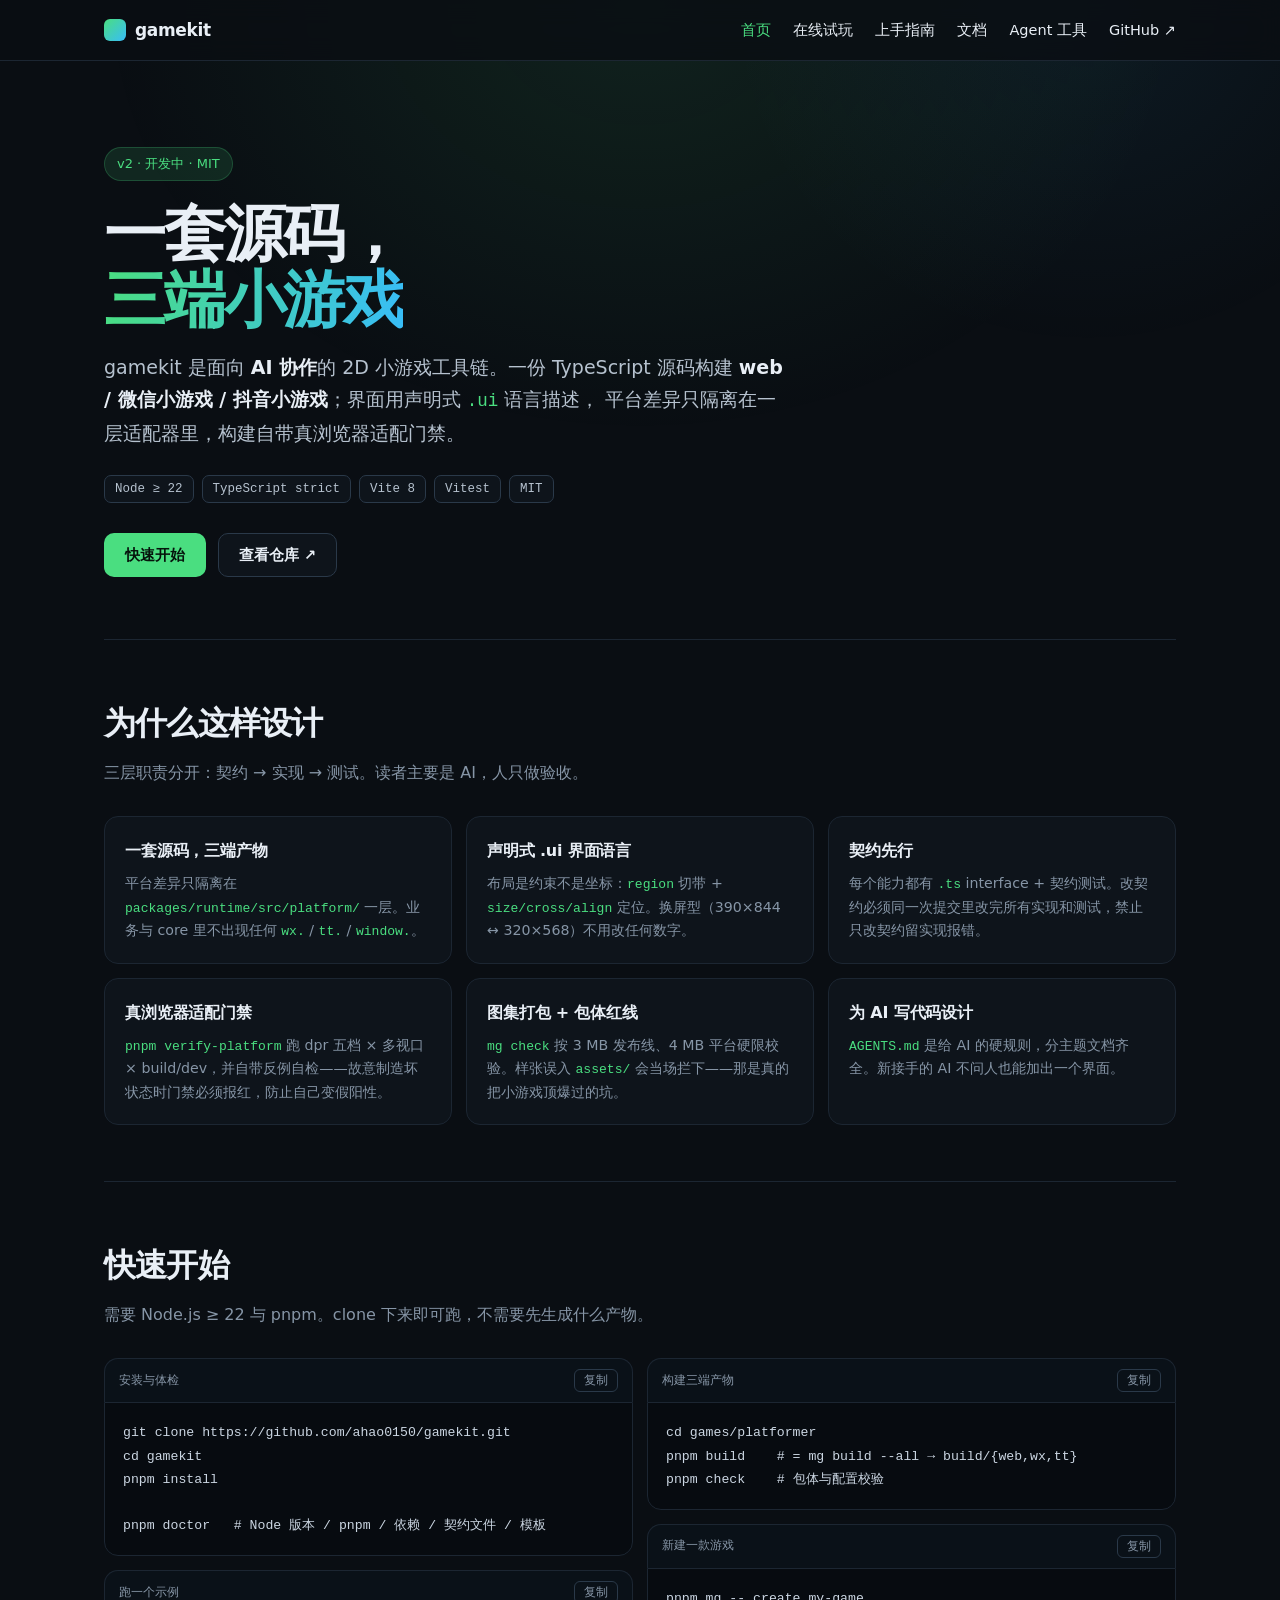
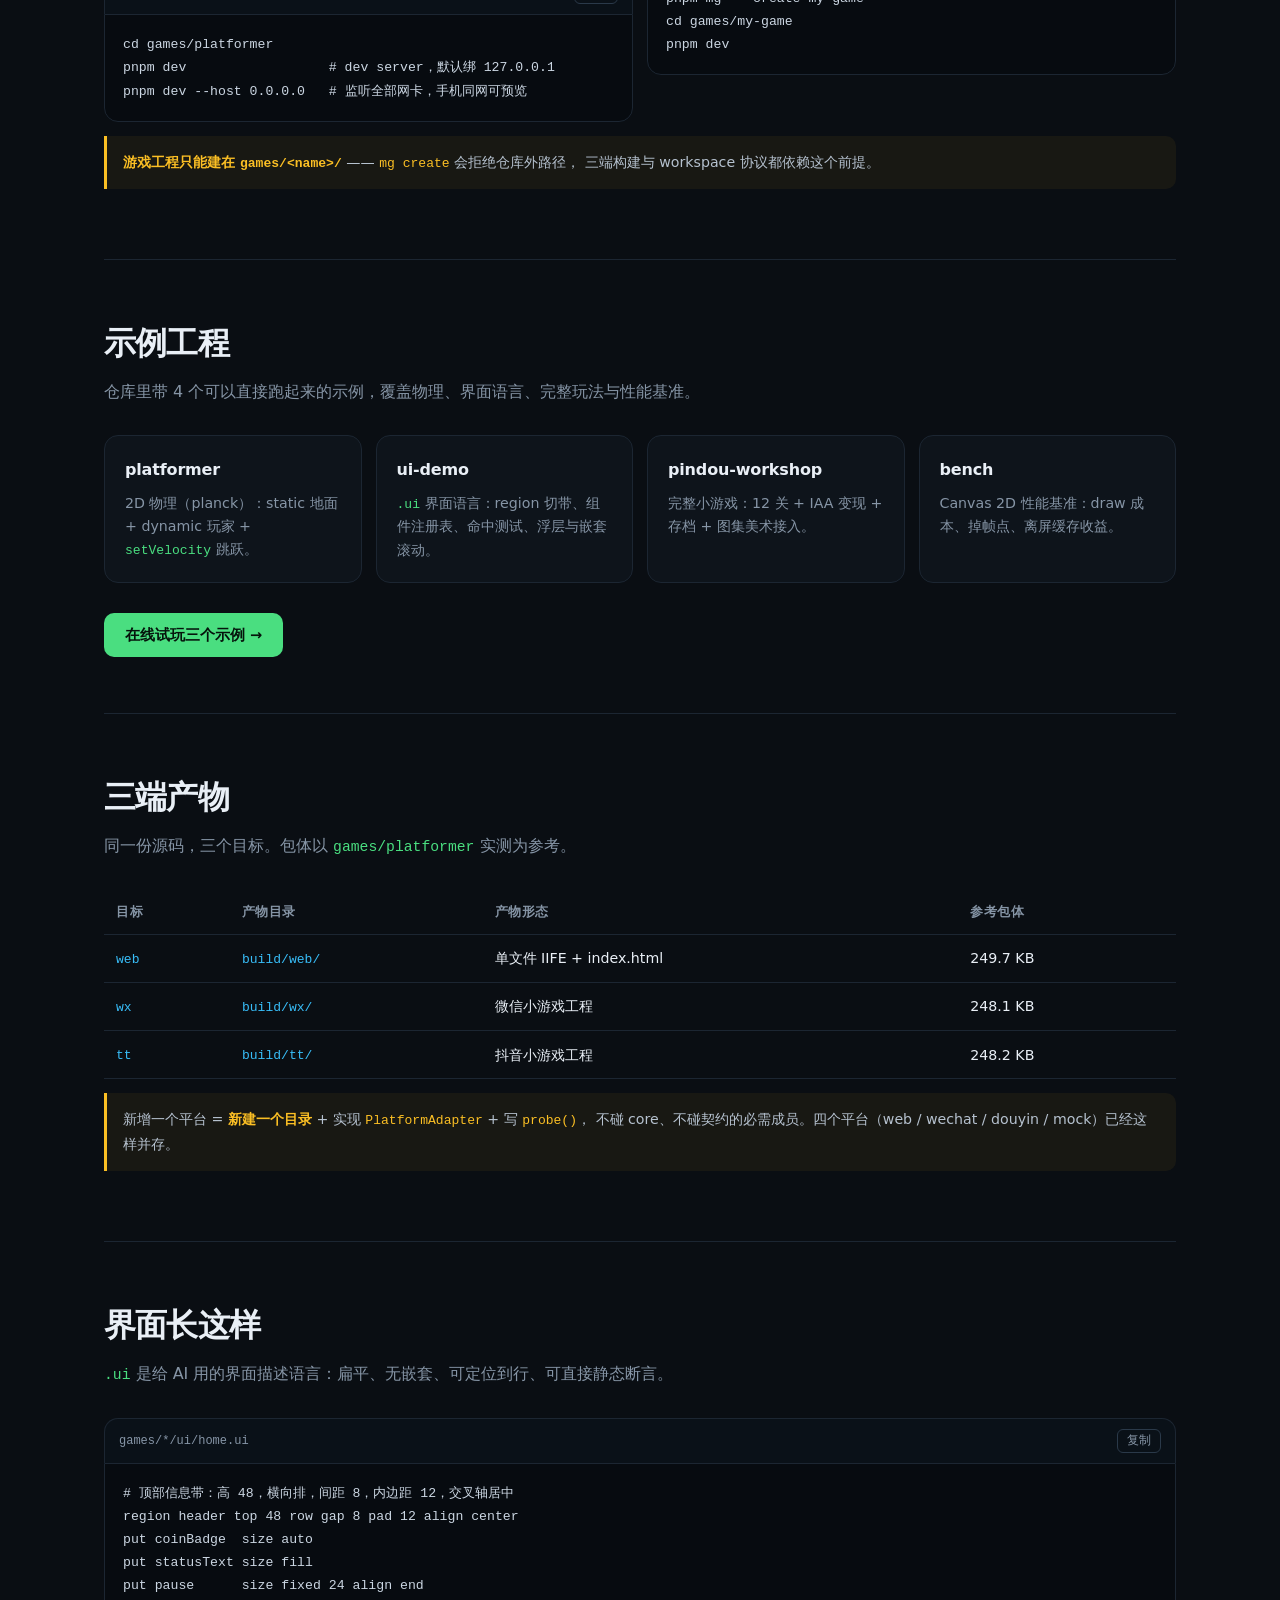
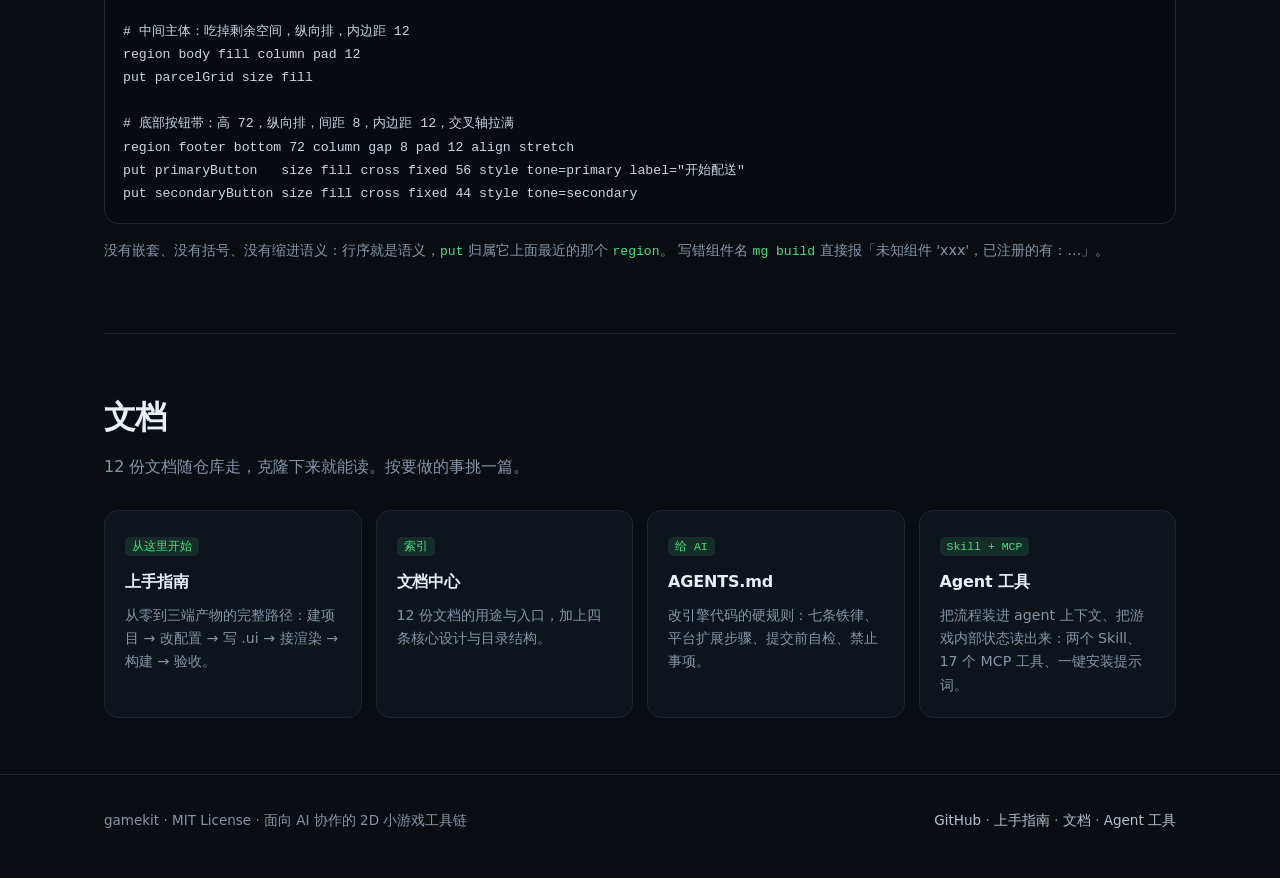
<file: index.html>
<!DOCTYPE html>
<html lang="zh-CN">
<head>
<meta charset="utf-8">
<meta name="viewport" content="width=device-width, initial-scale=1">
<title>gamekit — 一套 TypeScript 源码，构建三端小游戏</title>
<meta name="description" content="gamekit 是面向 AI 协作的 2D 小游戏工具链：一份 TypeScript 源码构建 web / 微信小游戏 / 抖音小游戏，声明式 .ui 界面语言、契约先行的引擎内核、真浏览器适配门禁。">
<meta property="og:title" content="gamekit — 一套 TypeScript 源码，构建三端小游戏">
<meta property="og:description" content="声明式 .ui 界面语言 · 契约先行 · 真浏览器适配门禁 · web / 微信 / 抖音三端">
<meta property="og:type" content="website">
<link rel="icon" href="data:,">
<link rel="stylesheet" href="assets/style.css?v=5">
</head>
<body>

<header class="nav">
  <div class="nav-inner">
    <a class="logo" href="index.html"><span class="logo-mark"></span>gamekit</a>
    <nav class="nav-links">
      <a href="index.html">首页</a>
      <a href="play.html">在线试玩</a>
      <a href="guide.html">上手指南</a>
      <a href="docs.html">文档</a>
      <a href="agent.html">Agent 工具</a>
      <a href="https://github.com/ahao0150/gamekit">GitHub ↗</a>
    </nav>
  </div>
</header>

<main class="wrap">

  <section class="hero" style="border-top:0">
    <span class="eyebrow">v2 · 开发中 · MIT</span>
    <h1>一套源码，<br><span class="grad">三端小游戏</span></h1>
    <p class="lede">
      gamekit 是面向 <strong>AI 协作</strong>的 2D 小游戏工具链。一份 TypeScript 源码构建
      <strong>web / 微信小游戏 / 抖音小游戏</strong>；界面用声明式 <code>.ui</code> 语言描述，
      平台差异只隔离在一层适配器里，构建自带真浏览器适配门禁。
    </p>
    <div class="badges">
      <span class="badge">Node ≥ 22</span>
      <span class="badge">TypeScript strict</span>
      <span class="badge">Vite 8</span>
      <span class="badge">Vitest</span>
      <span class="badge">MIT</span>
    </div>
    <div class="actions">
      <a class="btn btn-primary" href="#quickstart">快速开始</a>
      <a class="btn btn-ghost" href="https://github.com/ahao0150/gamekit">查看仓库 ↗</a>
    </div>
  </section>

  <section id="features">
    <div class="section-head">
      <h2>为什么这样设计</h2>
      <p>三层职责分开：契约 → 实现 → 测试。读者主要是 AI，人只做验收。</p>
    </div>
    <div class="grid grid-3">
      <div class="card">
        <h3>一套源码，三端产物</h3>
        <p>平台差异只隔离在 <code>packages/runtime/src/platform/</code> 一层。业务与 core 里不出现任何 <code>wx.</code> / <code>tt.</code> / <code>window.</code>。</p>
      </div>
      <div class="card">
        <h3>声明式 .ui 界面语言</h3>
        <p>布局是约束不是坐标：<code>region</code> 切带 + <code>size/cross/align</code> 定位。换屏型（390×844 ↔ 320×568）不用改任何数字。</p>
      </div>
      <div class="card">
        <h3>契约先行</h3>
        <p>每个能力都有 <code>.ts</code> interface + 契约测试。改契约必须同一次提交里改完所有实现和测试，禁止只改契约留实现报错。</p>
      </div>
      <div class="card">
        <h3>真浏览器适配门禁</h3>
        <p><code>pnpm verify-platform</code> 跑 dpr 五档 × 多视口 × build/dev，并自带反例自检——故意制造坏状态时门禁必须报红，防止自己变假阳性。</p>
      </div>
      <div class="card">
        <h3>图集打包 + 包体红线</h3>
        <p><code>mg check</code> 按 3 MB 发布线、4 MB 平台硬限校验。样张误入 <code>assets/</code> 会当场拦下——那是真的把小游戏顶爆过的坑。</p>
      </div>
      <div class="card">
        <h3>为 AI 写代码设计</h3>
        <p><code>AGENTS.md</code> 是给 AI 的硬规则，分主题文档齐全。新接手的 AI 不问人也能加出一个界面。</p>
      </div>
    </div>
  </section>

  <section id="quickstart">
    <div class="section-head">
      <h2>快速开始</h2>
      <p>需要 Node.js ≥ 22 与 pnpm。clone 下来即可跑，不需要先生成什么产物。</p>
    </div>
    <div class="grid grid-2">
      <div>
        <div class="code-block">
          <div class="code-head"><span>安装与体检</span><button class="copy">复制</button></div>
          <pre><code>git clone https://github.com/ahao0150/gamekit.git
cd gamekit
pnpm install

pnpm doctor   # Node 版本 / pnpm / 依赖 / 契约文件 / 模板</code></pre>
        </div>
        <div class="code-block" style="margin-top:14px">
          <div class="code-head"><span>跑一个示例</span><button class="copy">复制</button></div>
          <pre><code>cd games/platformer
pnpm dev                  # dev server，默认绑 127.0.0.1
pnpm dev --host 0.0.0.0   # 监听全部网卡，手机同网可预览</code></pre>
        </div>
      </div>
      <div>
        <div class="code-block">
          <div class="code-head"><span>构建三端产物</span><button class="copy">复制</button></div>
          <pre><code>cd games/platformer
pnpm build    # = mg build --all → build/{web,wx,tt}
pnpm check    # 包体与配置校验</code></pre>
        </div>
        <div class="code-block" style="margin-top:14px">
          <div class="code-head"><span>新建一款游戏</span><button class="copy">复制</button></div>
          <pre><code>pnpm mg -- create my-game
cd games/my-game
pnpm dev</code></pre>
        </div>
      </div>
    </div>
    <div class="note">
      <strong>游戏工程只能建在 <code>games/&lt;name&gt;/</code></strong> —— <code>mg create</code> 会拒绝仓库外路径，
      三端构建与 workspace 协议都依赖这个前提。
    </div>
  </section>

  <section id="examples">
    <div class="section-head">
      <h2>示例工程</h2>
      <p>仓库里带 4 个可以直接跑起来的示例，覆盖物理、界面语言、完整玩法与性能基准。</p>
    </div>
    <div class="grid grid-4">
      <a class="card card-link" href="https://github.com/ahao0150/gamekit/tree/main/games/platformer">
        <h3>platformer</h3>
        <p>2D 物理（planck）：static 地面 + dynamic 玩家 + <code>setVelocity</code> 跳跃。</p>
      </a>
      <a class="card card-link" href="https://github.com/ahao0150/gamekit/tree/main/games/ui-demo">
        <h3>ui-demo</h3>
        <p><code>.ui</code> 界面语言：region 切带、组件注册表、命中测试、浮层与嵌套滚动。</p>
      </a>
      <a class="card card-link" href="https://github.com/ahao0150/gamekit/tree/main/games/pindou-workshop">
        <h3>pindou-workshop</h3>
        <p>完整小游戏：12 关 + IAA 变现 + 存档 + 图集美术接入。</p>
      </a>
      <a class="card card-link" href="https://github.com/ahao0150/gamekit/tree/main/games/bench">
        <h3>bench</h3>
        <p>Canvas 2D 性能基准：draw 成本、掉帧点、离屏缓存收益。</p>
      </a>
    </div>
    <div class="actions">
      <a class="btn btn-primary" href="play.html">在线试玩三个示例 →</a>
    </div>
  </section>

  <section id="targets">
    <div class="section-head">
      <h2>三端产物</h2>
      <p>同一份源码，三个目标。包体以 <code>games/platformer</code> 实测为参考。</p>
    </div>
    <table>
      <thead>
        <tr><th>目标</th><th>产物目录</th><th>产物形态</th><th>参考包体</th></tr>
      </thead>
      <tbody>
        <tr><td><code>web</code></td><td><code>build/web/</code></td><td>单文件 IIFE + index.html</td><td>249.7 KB</td></tr>
        <tr><td><code>wx</code></td><td><code>build/wx/</code></td><td>微信小游戏工程</td><td>248.1 KB</td></tr>
        <tr><td><code>tt</code></td><td><code>build/tt/</code></td><td>抖音小游戏工程</td><td>248.2 KB</td></tr>
      </tbody>
    </table>
    <div class="note">
      新增一个平台 = <strong>新建一个目录</strong> + 实现 <code>PlatformAdapter</code> + 写 <code>probe()</code>，
      不碰 core、不碰契约的必需成员。四个平台（web / wechat / douyin / mock）已经这样并存。
    </div>
  </section>

  <section id="uisyntax">
    <div class="section-head">
      <h2>界面长这样</h2>
      <p><code>.ui</code> 是给 AI 用的界面描述语言：扁平、无嵌套、可定位到行、可直接静态断言。</p>
    </div>
    <div class="code-block">
      <div class="code-head"><span>games/*/ui/home.ui</span><button class="copy">复制</button></div>
      <pre><code># 顶部信息带：高 48，横向排，间距 8，内边距 12，交叉轴居中
region header top 48 row gap 8 pad 12 align center
put coinBadge  size auto
put statusText size fill
put pause      size fixed 24 align end

# 中间主体：吃掉剩余空间，纵向排，内边距 12
region body fill column pad 12
put parcelGrid size fill

# 底部按钮带：高 72，纵向排，间距 8，内边距 12，交叉轴拉满
region footer bottom 72 column gap 8 pad 12 align stretch
put primaryButton   size fill cross fixed 56 style tone=primary label="开始配送"
put secondaryButton size fill cross fixed 44 style tone=secondary</code></pre>
    </div>
    <p style="color:var(--muted);font-size:14.2px;margin-top:14px">
      没有嵌套、没有括号、没有缩进语义：行序就是语义，<code>put</code> 归属它上面最近的那个 <code>region</code>。
      写错组件名 <code>mg build</code> 直接报「未知组件 'xxx'，已注册的有：…」。
    </p>
  </section>

  <section id="docs">
    <div class="section-head">
      <h2>文档</h2>
      <p>12 份文档随仓库走，克隆下来就能读。按要做的事挑一篇。</p>
    </div>
    <div class="grid grid-4">
      <a class="card card-link" href="guide.html">
        <span class="tag">从这里开始</span>
        <h3>上手指南</h3>
        <p>从零到三端产物的完整路径：建项目 → 改配置 → 写 .ui → 接渲染 → 构建 → 验收。</p>
      </a>
      <a class="card card-link" href="docs.html">
        <span class="tag">索引</span>
        <h3>文档中心</h3>
        <p>12 份文档的用途与入口，加上四条核心设计与目录结构。</p>
      </a>
      <a class="card card-link" href="https://github.com/ahao0150/gamekit/blob/main/AGENTS.md">
        <span class="tag">给 AI</span>
        <h3>AGENTS.md</h3>
        <p>改引擎代码的硬规则：七条铁律、平台扩展步骤、提交前自检、禁止事项。</p>
      </a>
      <a class="card card-link" href="agent.html">
        <span class="tag">Skill + MCP</span>
        <h3>Agent 工具</h3>
        <p>把流程装进 agent 上下文、把游戏内部状态读出来：两个 Skill、17 个 MCP 工具、一键安装提示词。</p>
      </a>
    </div>
  </section>

</main>

<footer>
  <div class="wrap footer-inner">
    <span>gamekit · MIT License · 面向 AI 协作的 2D 小游戏工具链</span>
    <span>
      <a href="https://github.com/ahao0150/gamekit">GitHub</a> ·
      <a href="guide.html">上手指南</a> ·
      <a href="docs.html">文档</a> ·
      <a href="agent.html">Agent 工具</a>
    </span>
  </div>
</footer>

<script src="assets/app.js?v=5"></script>
</body>
</html>
</file>
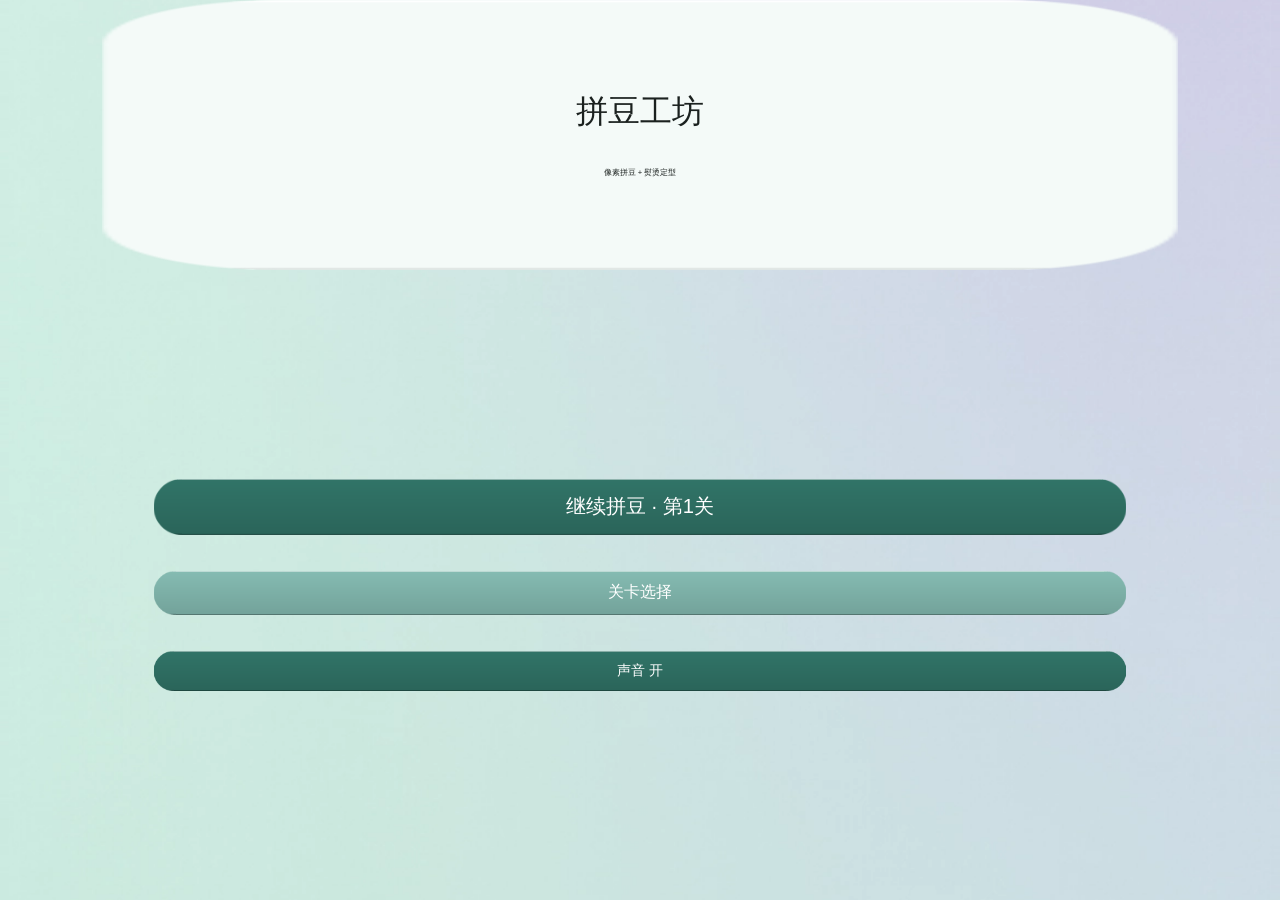
<file: play/pindou-workshop/index.html>
<!doctype html><html lang="zh-CN"><head><meta charset="utf-8" /><meta name="viewport" content="width=device-width,initial-scale=1,maximum-scale=1,user-scalable=no,viewport-fit=cover" /><title>拼豆工坊</title><link rel="icon" href="data:," /><style>html,body{margin:0;height:100%;background:#2b241c;overflow:hidden;touch-action:none}body{display:flex;align-items:center;justify-content:center}canvas{display:block;max-width:100%;max-height:100%;touch-action:none}</style></head><body><canvas id="game" width="390" height="844"></canvas><script src="./game.js"></script></body></html>
</file>
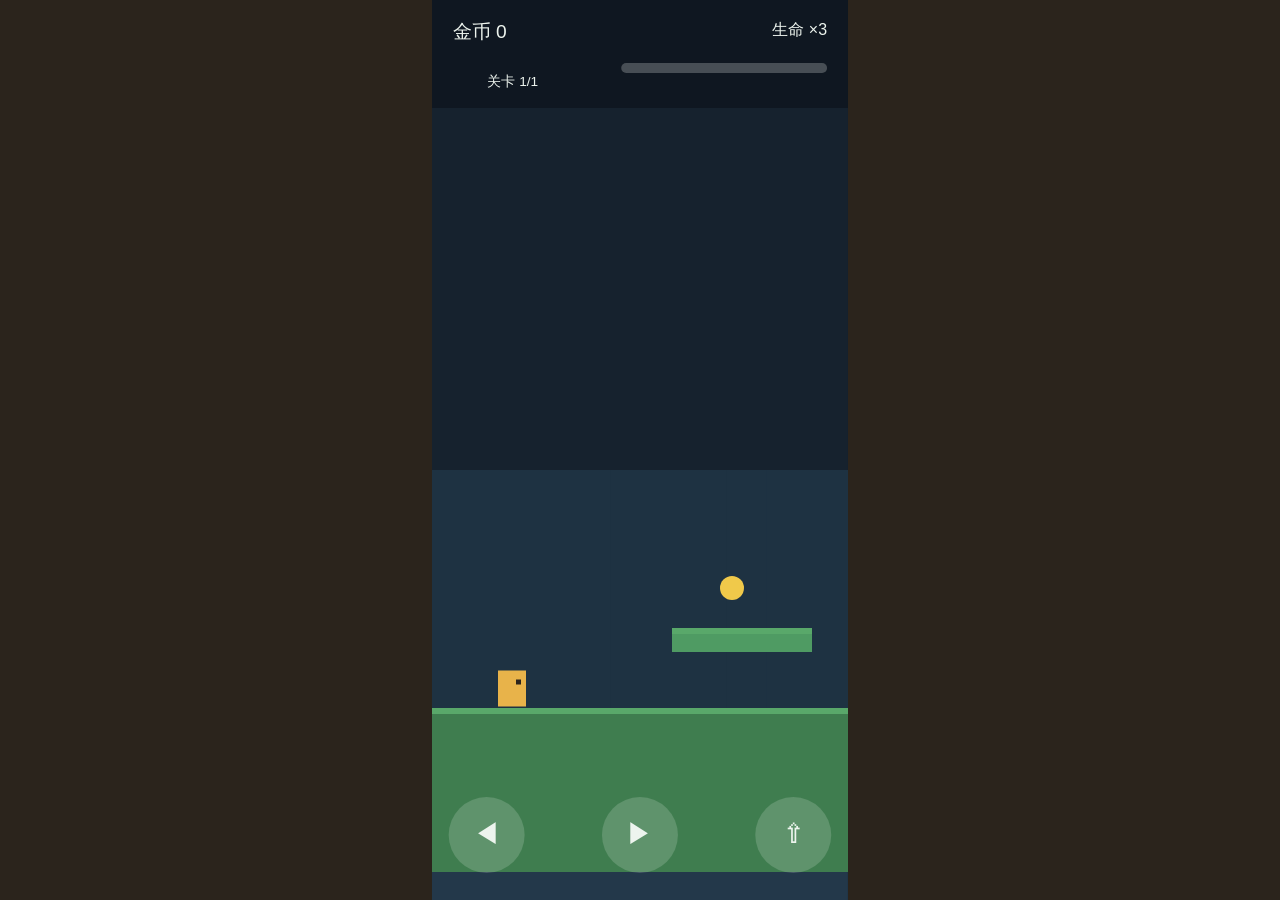
<file: play/platformer/index.html>
<!doctype html><html lang="zh-CN"><head><meta charset="utf-8" /><meta name="viewport" content="width=device-width,initial-scale=1,maximum-scale=1,user-scalable=no,viewport-fit=cover" /><title>平台跳跃 Demo</title><link rel="icon" href="data:," /><style>html,body{margin:0;height:100%;background:#2b241c;overflow:hidden;touch-action:none}body{display:flex;align-items:center;justify-content:center}canvas{display:block;max-width:100%;max-height:100%;touch-action:none}</style></head><body><canvas id="game" width="390" height="844"></canvas><script src="./game.js"></script></body></html>
</file>
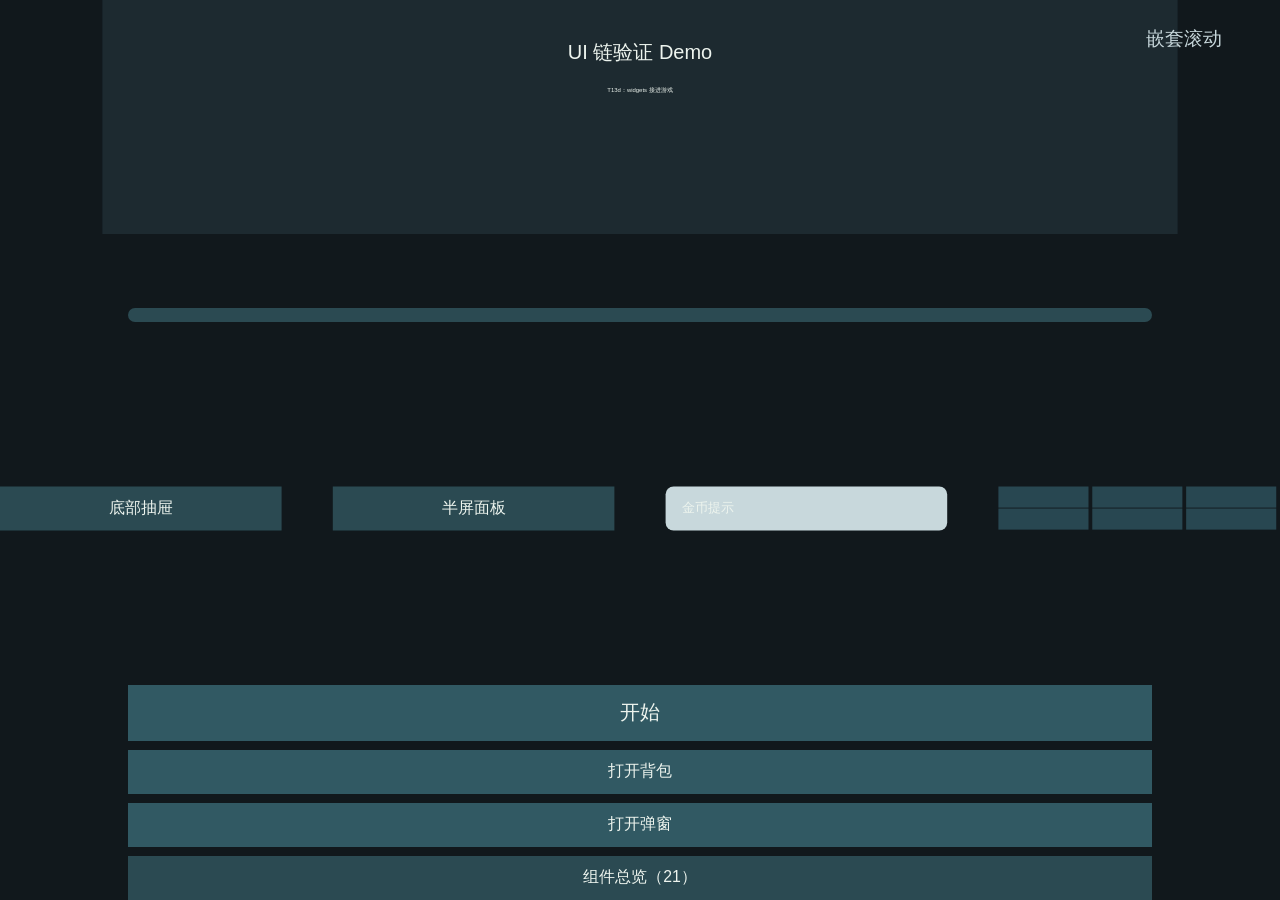
<file: play/ui-demo/index.html>
<!doctype html><html lang="zh-CN"><head><meta charset="utf-8" /><meta name="viewport" content="width=device-width,initial-scale=1,maximum-scale=1,user-scalable=no,viewport-fit=cover" /><title>UI 链验证 Demo</title><link rel="icon" href="data:," /><style>html,body{margin:0;height:100%;background:#2b241c;overflow:hidden;touch-action:none}body{display:flex;align-items:center;justify-content:center}canvas{display:block;max-width:100%;max-height:100%;touch-action:none}</style></head><body><canvas id="game" width="390" height="844"></canvas><script src="./game.js"></script></body></html>
</file>
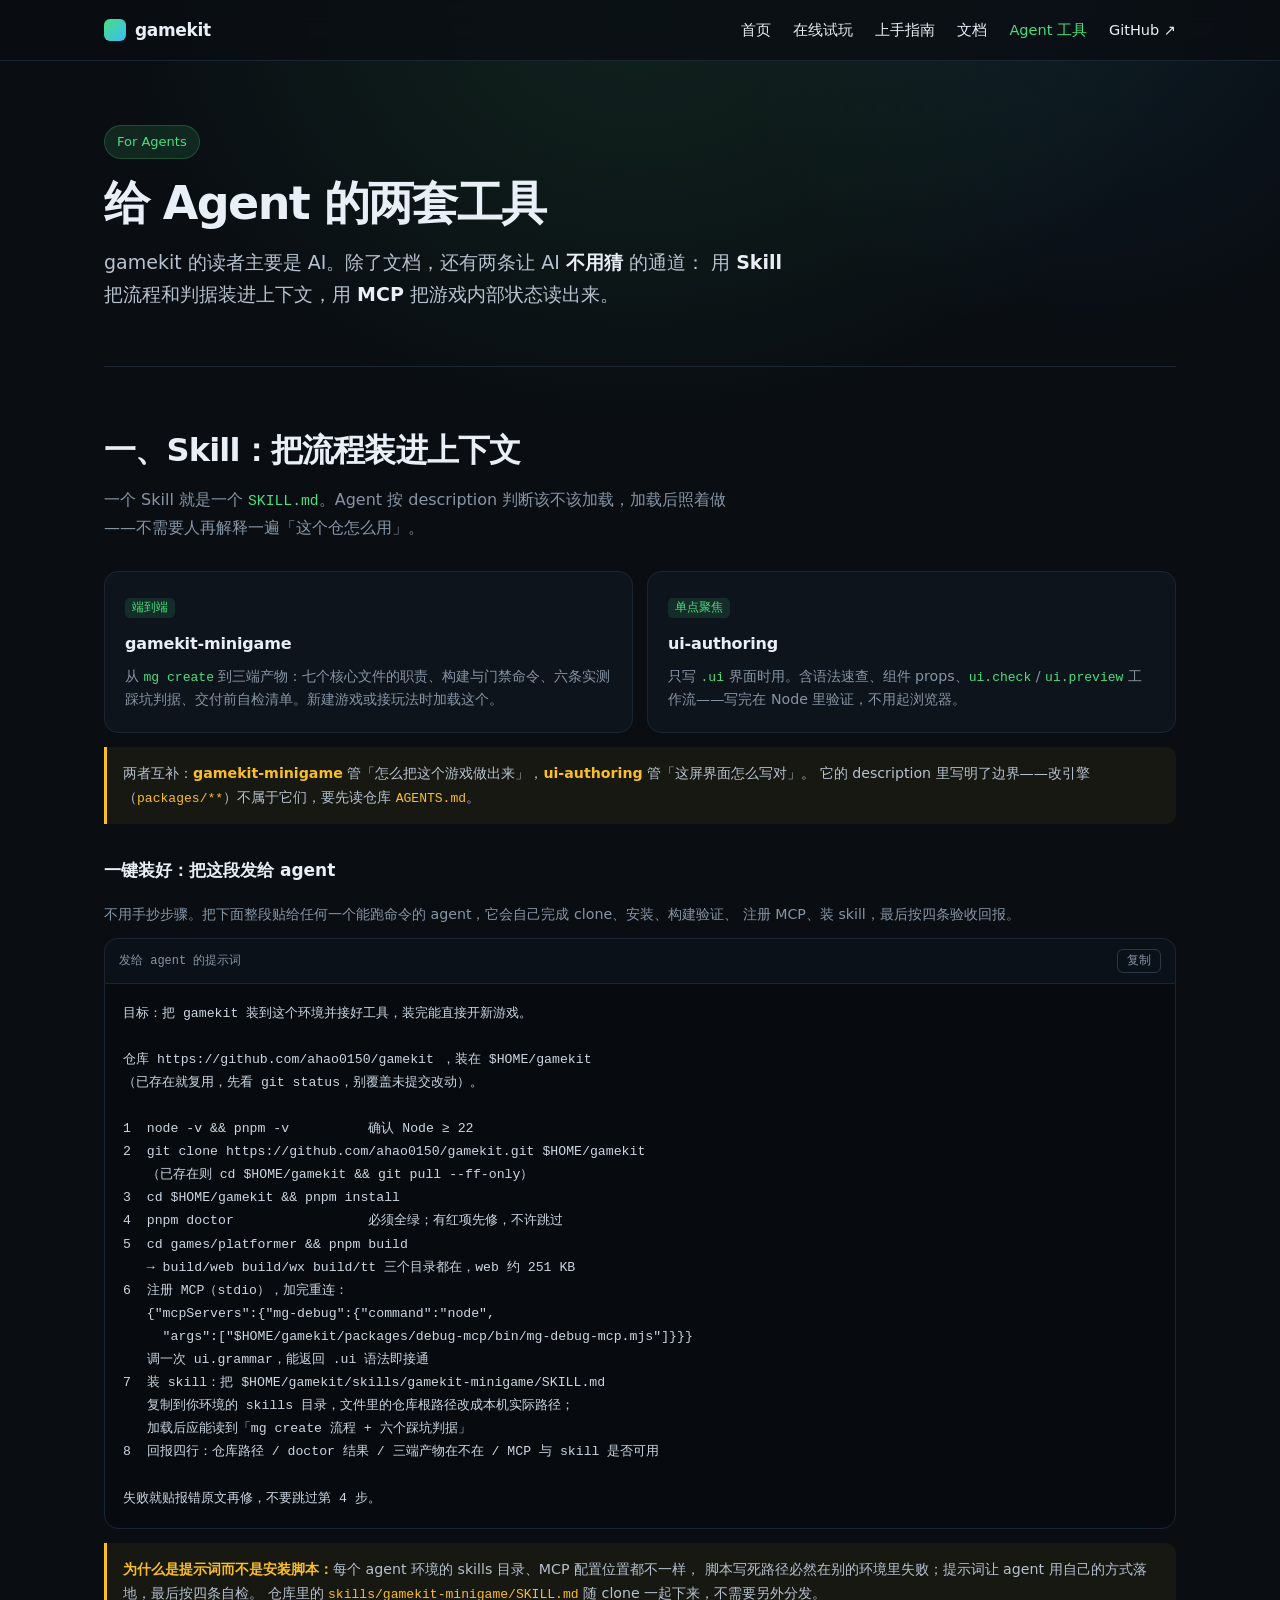
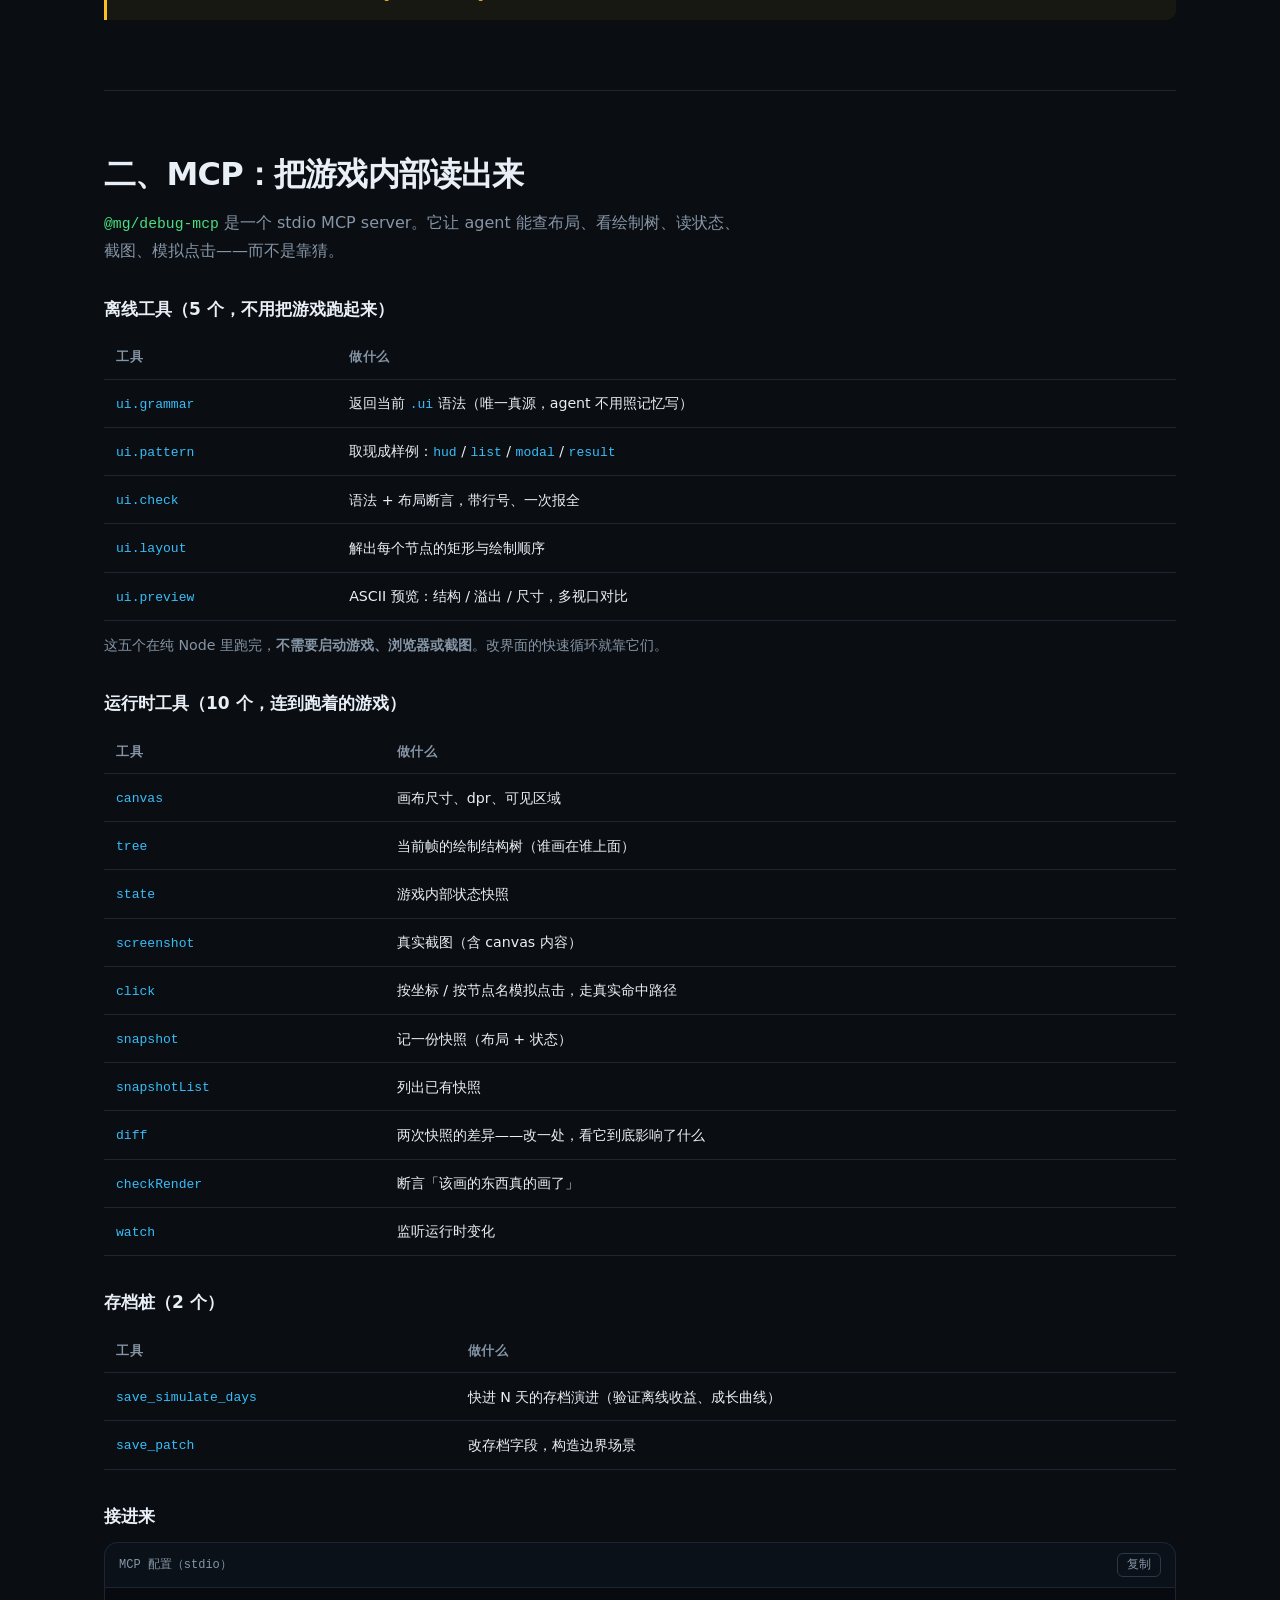
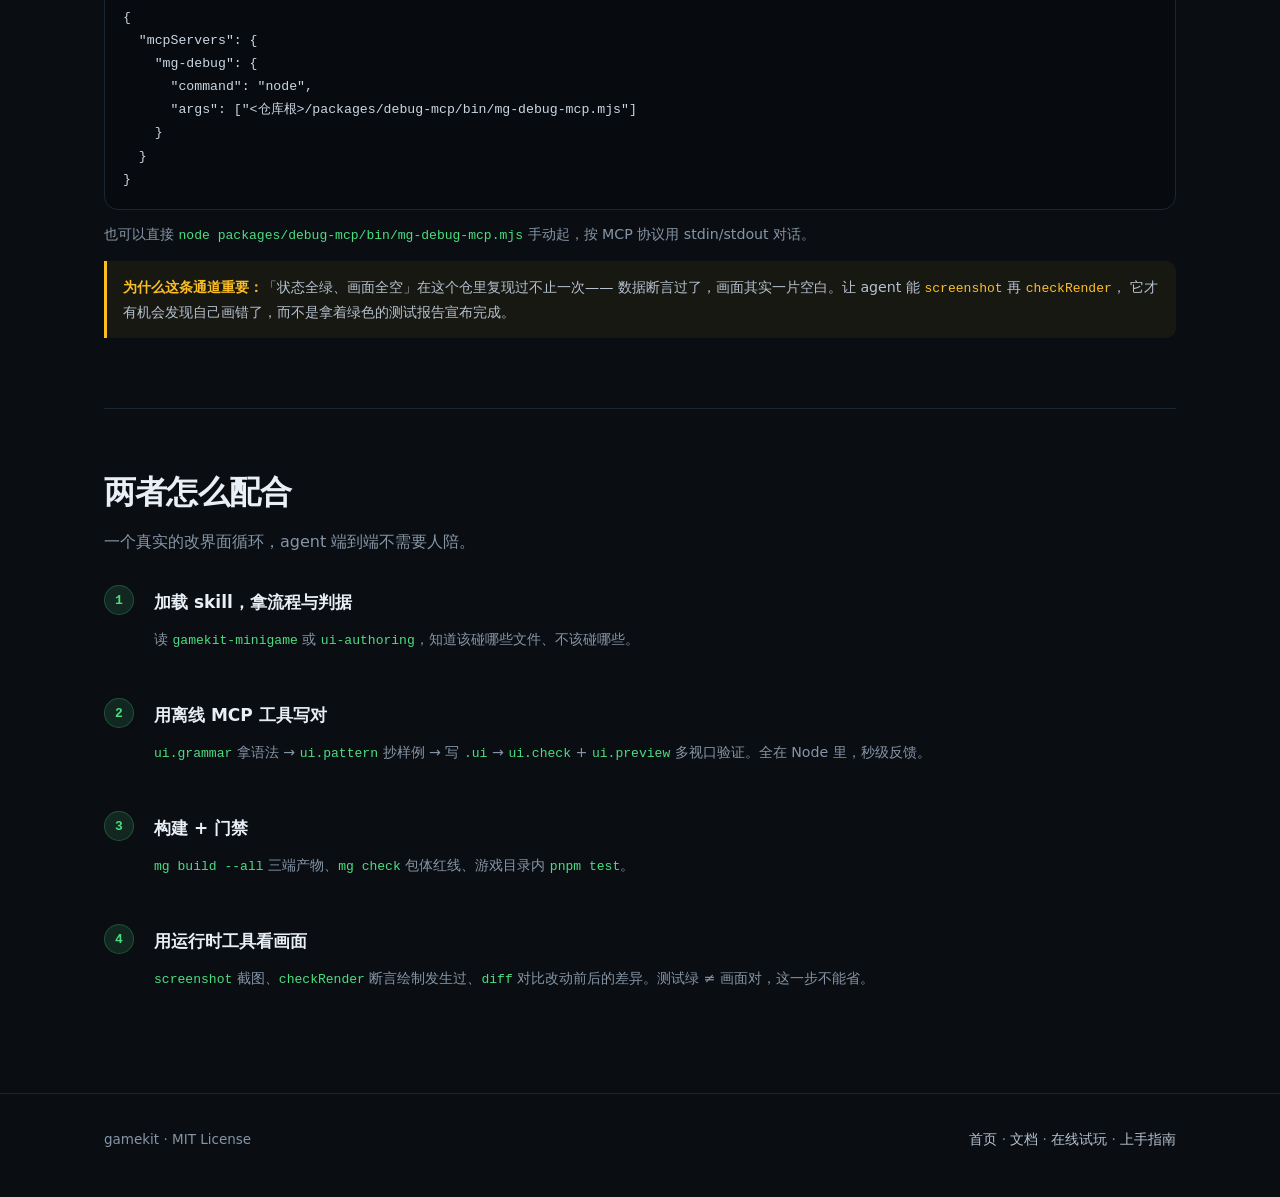
<file: agent.html>
<!DOCTYPE html>
<html lang="zh-CN">
<head>
<meta charset="utf-8">
<meta name="viewport" content="width=device-width, initial-scale=1">
<title>Agent 工具 — gamekit</title>
<meta name="description" content="gamekit 给 AI 代理准备的两套工具：Skill（把流程与判据装进 agent 的上下文）和 MCP（把游戏内部状态暴露给 agent）。">
<link rel="icon" href="data:,">
<link rel="stylesheet" href="assets/style.css?v=5">
</head>
<body>

<header class="nav">
  <div class="nav-inner">
    <a class="logo" href="index.html"><span class="logo-mark"></span>gamekit</a>
    <nav class="nav-links">
      <a href="index.html">首页</a>
      <a href="play.html">在线试玩</a>
      <a href="guide.html">上手指南</a>
      <a href="docs.html">文档</a>
      <a href="agent.html">Agent 工具</a>
      <a href="https://github.com/ahao0150/gamekit">GitHub ↗</a>
    </nav>
  </div>
</header>

<main class="wrap">

  <section style="border-top:0;padding-top:64px">
    <span class="eyebrow">For Agents</span>
    <h1 style="font-size:clamp(30px,5vw,46px)">给 Agent 的两套工具</h1>
    <p class="lede">
      gamekit 的读者主要是 AI。除了文档，还有两条让 AI <strong>不用猜</strong> 的通道：
      用 <strong>Skill</strong> 把流程和判据装进上下文，用 <strong>MCP</strong> 把游戏内部状态读出来。
    </p>
  </section>

  <section>
    <div class="section-head">
      <h2>一、Skill：把流程装进上下文</h2>
      <p>一个 Skill 就是一个 <code>SKILL.md</code>。Agent 按 description 判断该不该加载，加载后照着做——不需要人再解释一遍「这个仓怎么用」。</p>
    </div>

    <div class="grid grid-2">
      <div class="card">
        <span class="tag">端到端</span>
        <h3>gamekit-minigame</h3>
        <p>从 <code>mg create</code> 到三端产物：七个核心文件的职责、构建与门禁命令、六条实测踩坑判据、交付前自检清单。新建游戏或接玩法时加载这个。</p>
      </div>
      <div class="card">
        <span class="tag">单点聚焦</span>
        <h3>ui-authoring</h3>
        <p>只写 <code>.ui</code> 界面时用。含语法速查、组件 props、<code>ui.check</code> / <code>ui.preview</code> 工作流——写完在 Node 里验证，不用起浏览器。</p>
      </div>
    </div>

    <div class="note">
      两者互补：<strong>gamekit-minigame</strong> 管「怎么把这个游戏做出来」，<strong>ui-authoring</strong> 管「这屏界面怎么写对」。
      它的 description 里写明了边界——改引擎（<code>packages/**</code>）不属于它们，要先读仓库 <code>AGENTS.md</code>。
    </div>

    <h3 style="margin-top:32px;font-size:17px">一键装好：把这段发给 agent</h3>
    <p style="color:var(--muted);font-size:14.2px;margin:0 0 12px">
      不用手抄步骤。把下面整段贴给任何一个能跑命令的 agent，它会自己完成 clone、安装、构建验证、
      注册 MCP、装 skill，最后按四条验收回报。
    </p>
    <div class="code-block">
      <div class="code-head"><span>发给 agent 的提示词</span><button class="copy">复制</button></div>
      <pre><code>目标：把 gamekit 装到这个环境并接好工具，装完能直接开新游戏。

仓库 https://github.com/ahao0150/gamekit ，装在 $HOME/gamekit
（已存在就复用，先看 git status，别覆盖未提交改动）。

1  node -v &amp;&amp; pnpm -v          确认 Node ≥ 22
2  git clone https://github.com/ahao0150/gamekit.git $HOME/gamekit
   （已存在则 cd $HOME/gamekit &amp;&amp; git pull --ff-only）
3  cd $HOME/gamekit &amp;&amp; pnpm install
4  pnpm doctor                 必须全绿；有红项先修，不许跳过
5  cd games/platformer &amp;&amp; pnpm build
   → build/web build/wx build/tt 三个目录都在，web 约 251 KB
6  注册 MCP（stdio），加完重连：
   {"mcpServers":{"mg-debug":{"command":"node",
     "args":["$HOME/gamekit/packages/debug-mcp/bin/mg-debug-mcp.mjs"]}}}
   调一次 ui.grammar，能返回 .ui 语法即接通
7  装 skill：把 $HOME/gamekit/skills/gamekit-minigame/SKILL.md
   复制到你环境的 skills 目录，文件里的仓库根路径改成本机实际路径；
   加载后应能读到「mg create 流程 + 六个踩坑判据」
8  回报四行：仓库路径 / doctor 结果 / 三端产物在不在 / MCP 与 skill 是否可用

失败就贴报错原文再修，不要跳过第 4 步。</code></pre>
    </div>
    <div class="note">
      <strong>为什么是提示词而不是安装脚本：</strong>每个 agent 环境的 skills 目录、MCP 配置位置都不一样，
      脚本写死路径必然在别的环境里失败；提示词让 agent 用自己的方式落地，最后按四条自检。
      仓库里的 <code>skills/gamekit-minigame/SKILL.md</code> 随 clone 一起下来，不需要另外分发。
    </div>
  </section>

  <section>
    <div class="section-head">
      <h2>二、MCP：把游戏内部读出来</h2>
      <p><code>@mg/debug-mcp</code> 是一个 stdio MCP server。它让 agent 能查布局、看绘制树、读状态、截图、模拟点击——而不是靠猜。</p>
    </div>

    <h3 style="font-size:17px;margin-bottom:12px">离线工具（5 个，不用把游戏跑起来）</h3>
    <table>
      <thead><tr><th>工具</th><th>做什么</th></tr></thead>
      <tbody>
        <tr><td><code>ui.grammar</code></td><td>返回当前 <code>.ui</code> 语法（唯一真源，agent 不用照记忆写）</td></tr>
        <tr><td><code>ui.pattern</code></td><td>取现成样例：<code>hud</code> / <code>list</code> / <code>modal</code> / <code>result</code></td></tr>
        <tr><td><code>ui.check</code></td><td>语法 + 布局断言，带行号、一次报全</td></tr>
        <tr><td><code>ui.layout</code></td><td>解出每个节点的矩形与绘制顺序</td></tr>
        <tr><td><code>ui.preview</code></td><td>ASCII 预览：结构 / 溢出 / 尺寸，多视口对比</td></tr>
      </tbody>
    </table>
    <p style="color:var(--muted);font-size:14.2px;margin-top:12px">
      这五个在纯 Node 里跑完，<strong>不需要启动游戏、浏览器或截图</strong>。改界面的快速循环就靠它们。
    </p>

    <h3 style="font-size:17px;margin:32px 0 12px">运行时工具（10 个，连到跑着的游戏）</h3>
    <table>
      <thead><tr><th>工具</th><th>做什么</th></tr></thead>
      <tbody>
        <tr><td><code>canvas</code></td><td>画布尺寸、dpr、可见区域</td></tr>
        <tr><td><code>tree</code></td><td>当前帧的绘制结构树（谁画在谁上面）</td></tr>
        <tr><td><code>state</code></td><td>游戏内部状态快照</td></tr>
        <tr><td><code>screenshot</code></td><td>真实截图（含 canvas 内容）</td></tr>
        <tr><td><code>click</code></td><td>按坐标 / 按节点名模拟点击，走真实命中路径</td></tr>
        <tr><td><code>snapshot</code></td><td>记一份快照（布局 + 状态）</td></tr>
        <tr><td><code>snapshotList</code></td><td>列出已有快照</td></tr>
        <tr><td><code>diff</code></td><td>两次快照的差异——改一处，看它到底影响了什么</td></tr>
        <tr><td><code>checkRender</code></td><td>断言「该画的东西真的画了」</td></tr>
        <tr><td><code>watch</code></td><td>监听运行时变化</td></tr>
      </tbody>
    </table>

    <h3 style="font-size:17px;margin:32px 0 12px">存档桩（2 个）</h3>
    <table>
      <thead><tr><th>工具</th><th>做什么</th></tr></thead>
      <tbody>
        <tr><td><code>save_simulate_days</code></td><td>快进 N 天的存档演进（验证离线收益、成长曲线）</td></tr>
        <tr><td><code>save_patch</code></td><td>改存档字段，构造边界场景</td></tr>
      </tbody>
    </table>

    <h3 style="font-size:17px;margin:32px 0 12px">接进来</h3>
    <div class="code-block">
      <div class="code-head"><span>MCP 配置（stdio）</span><button class="copy">复制</button></div>
      <pre><code>{
  "mcpServers": {
    "mg-debug": {
      "command": "node",
      "args": ["&lt;仓库根&gt;/packages/debug-mcp/bin/mg-debug-mcp.mjs"]
    }
  }
}</code></pre>
    </div>
    <p style="color:var(--muted);font-size:14.2px;margin-top:12px">
      也可以直接 <code>node packages/debug-mcp/bin/mg-debug-mcp.mjs</code> 手动起，按 MCP 协议用 stdin/stdout 对话。
    </p>

    <div class="note">
      <strong>为什么这条通道重要：</strong>「状态全绿、画面全空」在这个仓里复现过不止一次——
      数据断言过了，画面其实一片空白。让 agent 能 <code>screenshot</code> 再 <code>checkRender</code>，
      它才有机会发现自己画错了，而不是拿着绿色的测试报告宣布完成。
    </div>
  </section>

  <section>
    <div class="section-head">
      <h2>两者怎么配合</h2>
      <p>一个真实的改界面循环，agent 端到端不需要人陪。</p>
    </div>
    <div class="step">
      <div class="step-num">1</div>
      <div>
        <h3>加载 skill，拿流程与判据</h3>
        <p>读 <code>gamekit-minigame</code> 或 <code>ui-authoring</code>，知道该碰哪些文件、不该碰哪些。</p>
      </div>
    </div>
    <div class="step">
      <div class="step-num">2</div>
      <div>
        <h3>用离线 MCP 工具写对</h3>
        <p><code>ui.grammar</code> 拿语法 → <code>ui.pattern</code> 抄样例 → 写 <code>.ui</code> → <code>ui.check</code> + <code>ui.preview</code> 多视口验证。全在 Node 里，秒级反馈。</p>
      </div>
    </div>
    <div class="step">
      <div class="step-num">3</div>
      <div>
        <h3>构建 + 门禁</h3>
        <p><code>mg build --all</code> 三端产物、<code>mg check</code> 包体红线、游戏目录内 <code>pnpm test</code>。</p>
      </div>
    </div>
    <div class="step">
      <div class="step-num">4</div>
      <div>
        <h3>用运行时工具看画面</h3>
        <p><code>screenshot</code> 截图、<code>checkRender</code> 断言绘制发生过、<code>diff</code> 对比改动前后的差异。测试绿 ≠ 画面对，这一步不能省。</p>
      </div>
    </div>
  </section>

</main>

<footer>
  <div class="wrap footer-inner">
    <span>gamekit · MIT License</span>
    <span><a href="index.html">首页</a> · <a href="docs.html">文档</a> · <a href="play.html">在线试玩</a> · <a href="guide.html">上手指南</a></span>
  </div>
</footer>

<script src="assets/app.js?v=5"></script>
</body>
</html>
</file>
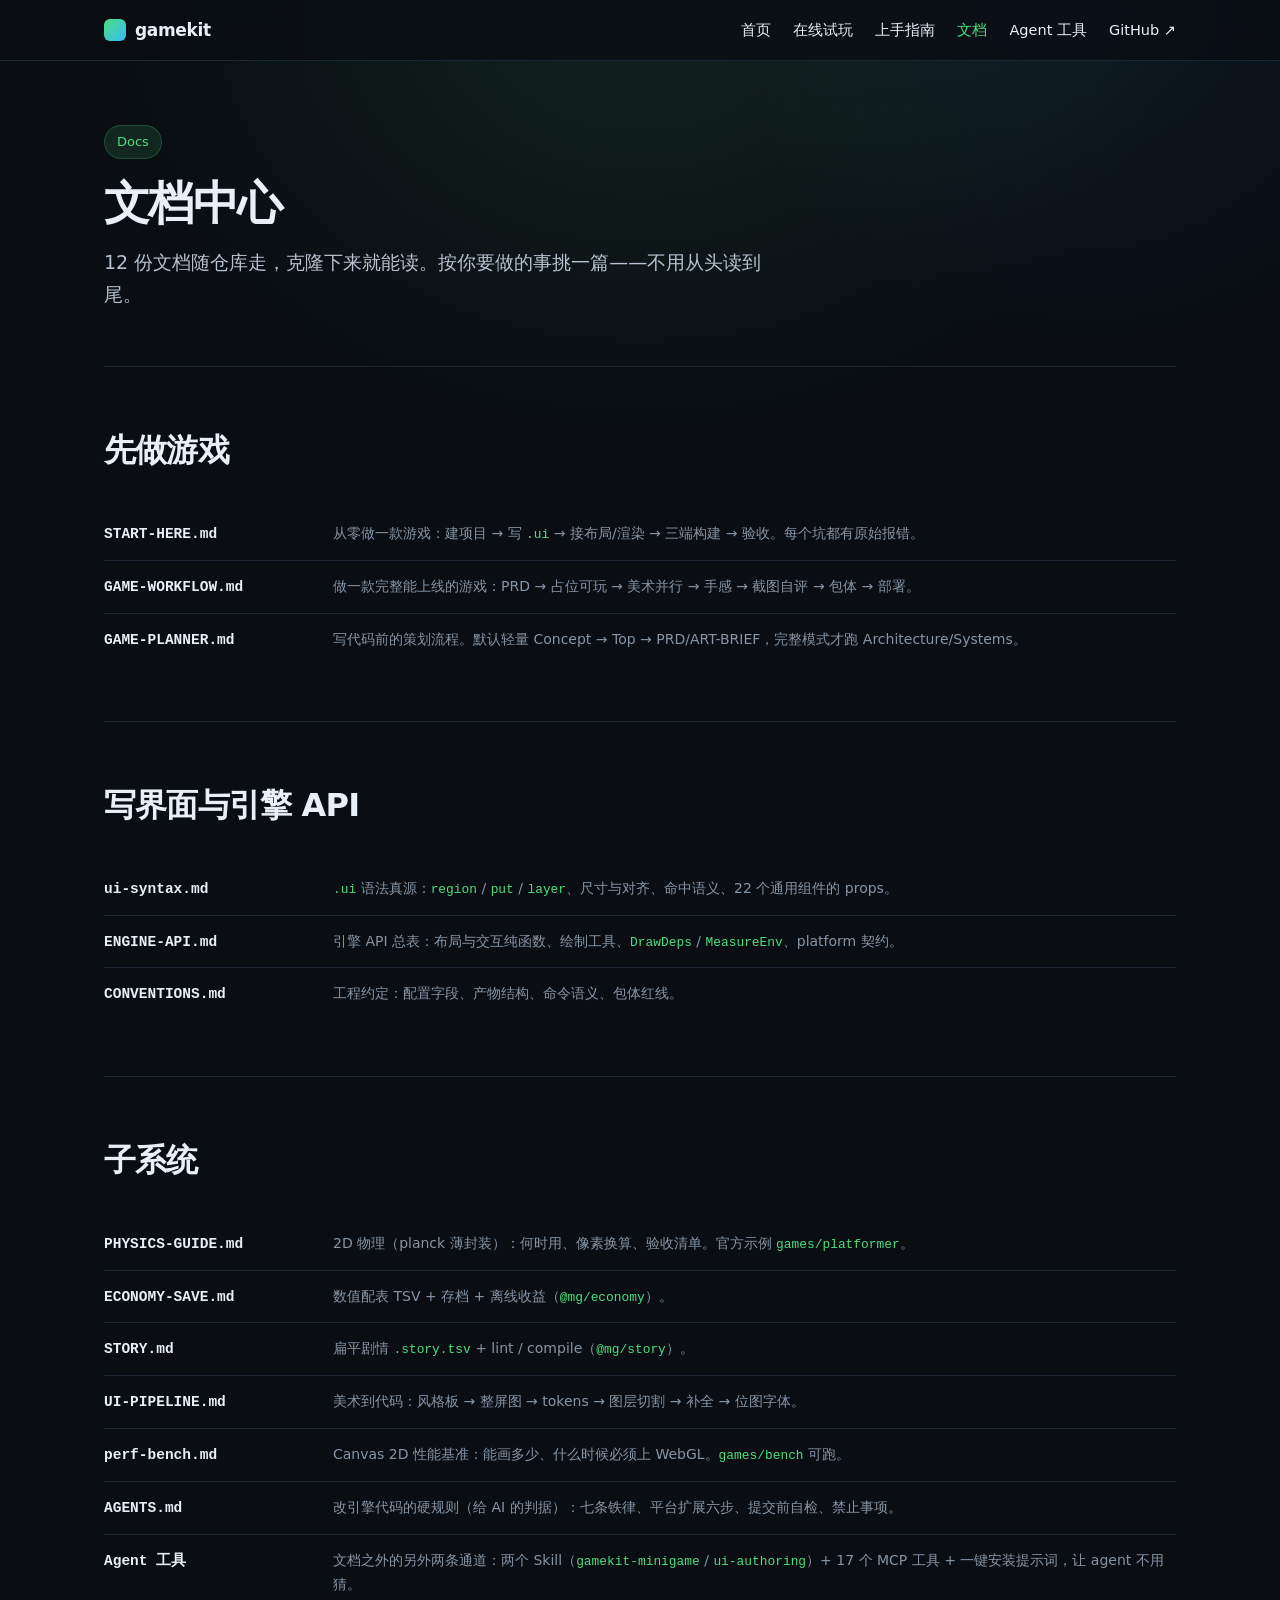
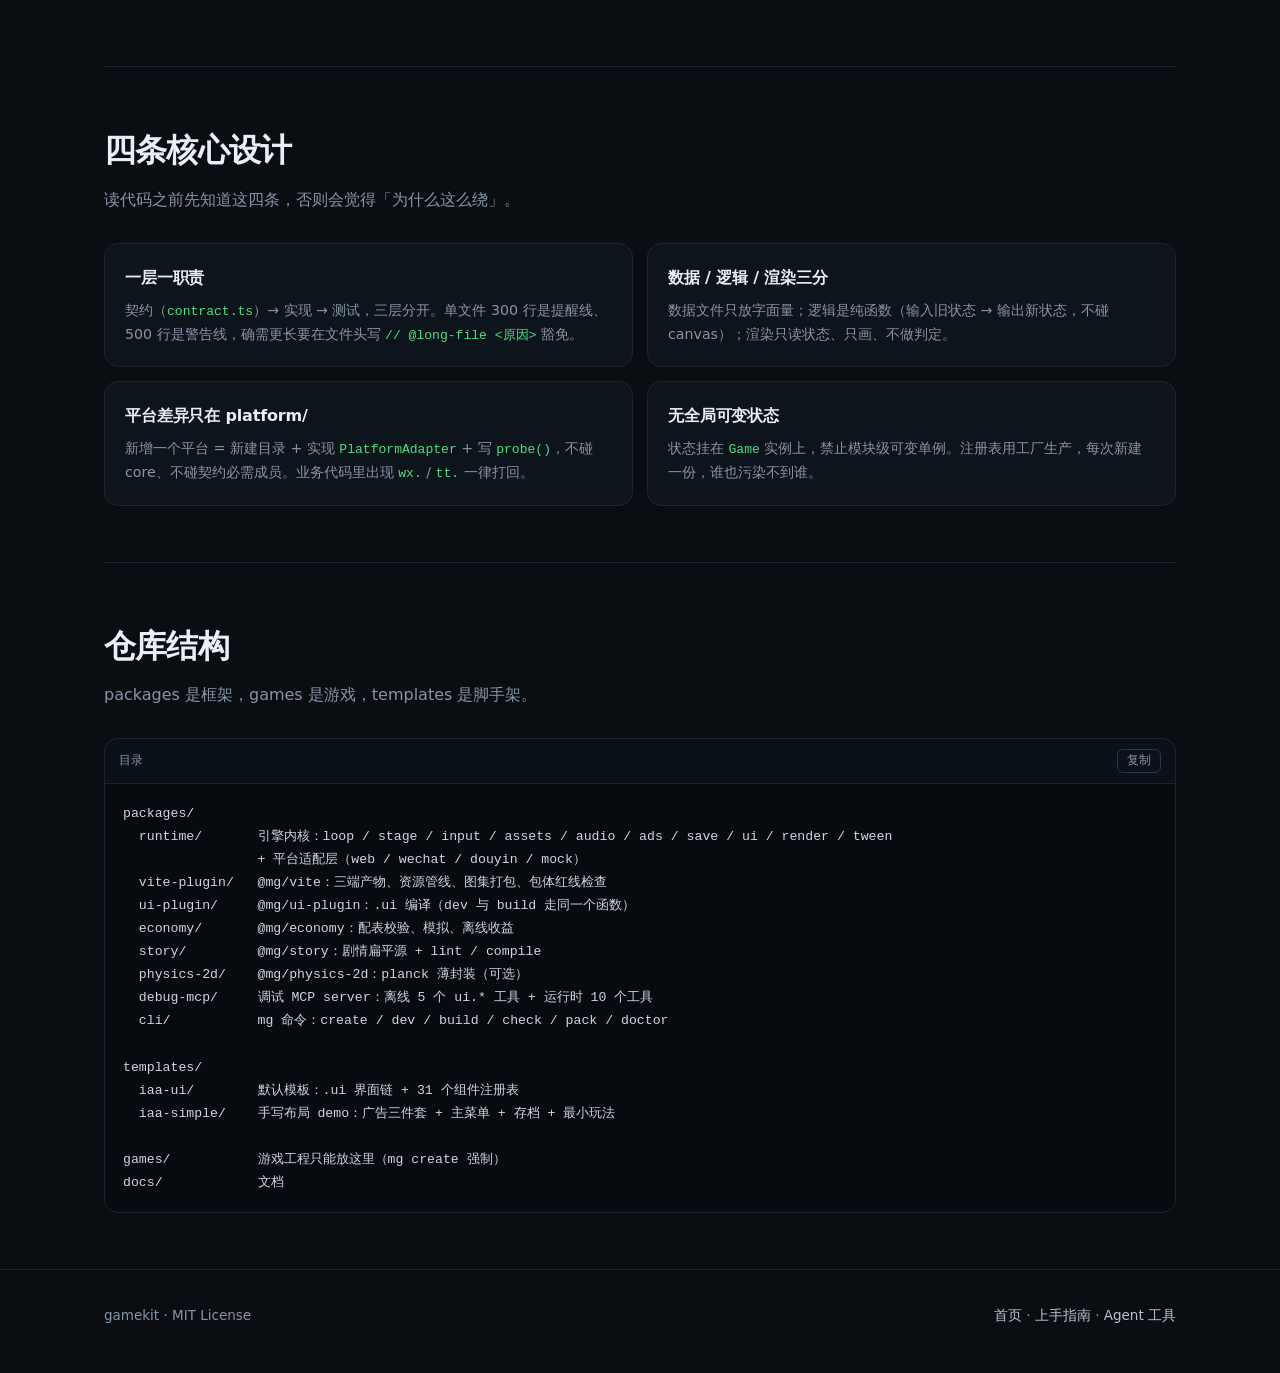
<file: docs.html>
<!DOCTYPE html>
<html lang="zh-CN">
<head>
<meta charset="utf-8">
<meta name="viewport" content="width=device-width, initial-scale=1">
<title>文档 — gamekit</title>
<meta name="description" content="gamekit 的 12 份文档索引：入门、界面语言、引擎 API、完整游戏流程、工程约定、物理、经济与存档、剧情、美术管线、性能基准。">
<link rel="icon" href="data:,">
<link rel="stylesheet" href="assets/style.css?v=5">
</head>
<body>

<header class="nav">
  <div class="nav-inner">
    <a class="logo" href="index.html"><span class="logo-mark"></span>gamekit</a>
    <nav class="nav-links">
      <a href="index.html">首页</a>
      <a href="play.html">在线试玩</a>
      <a href="guide.html">上手指南</a>
      <a href="docs.html">文档</a>
      <a href="agent.html">Agent 工具</a>
      <a href="https://github.com/ahao0150/gamekit">GitHub ↗</a>
    </nav>
  </div>
</header>

<main class="wrap">

  <section style="border-top:0;padding-top:64px">
    <span class="eyebrow">Docs</span>
    <h1 style="font-size:clamp(30px,5vw,46px)">文档中心</h1>
    <p class="lede">12 份文档随仓库走，克隆下来就能读。按你要做的事挑一篇——不用从头读到尾。</p>
  </section>

  <section>
    <div class="section-head">
      <h2>先做游戏</h2>
    </div>
    <div>
      <a class="doc-row" href="https://github.com/ahao0150/gamekit/blob/main/docs/START-HERE.md">
        <span class="name">START-HERE.md</span>
        <span class="desc">从零做一款游戏：建项目 → 写 <code>.ui</code> → 接布局/渲染 → 三端构建 → 验收。每个坑都有原始报错。</span>
      </a>
      <a class="doc-row" href="https://github.com/ahao0150/gamekit/blob/main/docs/GAME-WORKFLOW.md">
        <span class="name">GAME-WORKFLOW.md</span>
        <span class="desc">做一款完整能上线的游戏：PRD → 占位可玩 → 美术并行 → 手感 → 截图自评 → 包体 → 部署。</span>
      </a>
      <a class="doc-row" href="https://github.com/ahao0150/gamekit/blob/main/docs/GAME-PLANNER.md">
        <span class="name">GAME-PLANNER.md</span>
        <span class="desc">写代码前的策划流程。默认轻量 Concept → Top → PRD/ART-BRIEF，完整模式才跑 Architecture/Systems。</span>
      </a>
    </div>
  </section>

  <section>
    <div class="section-head">
      <h2>写界面与引擎 API</h2>
    </div>
    <div>
      <a class="doc-row" href="https://github.com/ahao0150/gamekit/blob/main/docs/ui-syntax.md">
        <span class="name">ui-syntax.md</span>
        <span class="desc"><code>.ui</code> 语法真源：<code>region</code> / <code>put</code> / <code>layer</code>、尺寸与对齐、命中语义、22 个通用组件的 props。</span>
      </a>
      <a class="doc-row" href="https://github.com/ahao0150/gamekit/blob/main/docs/ENGINE-API.md">
        <span class="name">ENGINE-API.md</span>
        <span class="desc">引擎 API 总表：布局与交互纯函数、绘制工具、<code>DrawDeps</code> / <code>MeasureEnv</code>、platform 契约。</span>
      </a>
      <a class="doc-row" href="https://github.com/ahao0150/gamekit/blob/main/docs/CONVENTIONS.md">
        <span class="name">CONVENTIONS.md</span>
        <span class="desc">工程约定：配置字段、产物结构、命令语义、包体红线。</span>
      </a>
    </div>
  </section>

  <section>
    <div class="section-head">
      <h2>子系统</h2>
    </div>
    <div>
      <a class="doc-row" href="https://github.com/ahao0150/gamekit/blob/main/docs/PHYSICS-GUIDE.md">
        <span class="name">PHYSICS-GUIDE.md</span>
        <span class="desc">2D 物理（planck 薄封装）：何时用、像素换算、验收清单。官方示例 <code>games/platformer</code>。</span>
      </a>
      <a class="doc-row" href="https://github.com/ahao0150/gamekit/blob/main/docs/ECONOMY-SAVE.md">
        <span class="name">ECONOMY-SAVE.md</span>
        <span class="desc">数值配表 TSV + 存档 + 离线收益（<code>@mg/economy</code>）。</span>
      </a>
      <a class="doc-row" href="https://github.com/ahao0150/gamekit/blob/main/docs/STORY.md">
        <span class="name">STORY.md</span>
        <span class="desc">扁平剧情 <code>.story.tsv</code> + lint / compile（<code>@mg/story</code>）。</span>
      </a>
      <a class="doc-row" href="https://github.com/ahao0150/gamekit/blob/main/docs/UI-PIPELINE.md">
        <span class="name">UI-PIPELINE.md</span>
        <span class="desc">美术到代码：风格板 → 整屏图 → tokens → 图层切割 → 补全 → 位图字体。</span>
      </a>
      <a class="doc-row" href="https://github.com/ahao0150/gamekit/blob/main/docs/perf-bench.md">
        <span class="name">perf-bench.md</span>
        <span class="desc">Canvas 2D 性能基准：能画多少、什么时候必须上 WebGL。<code>games/bench</code> 可跑。</span>
      </a>
      <a class="doc-row" href="https://github.com/ahao0150/gamekit/blob/main/AGENTS.md">
        <span class="name">AGENTS.md</span>
        <span class="desc">改引擎代码的硬规则（给 AI 的判据）：七条铁律、平台扩展六步、提交前自检、禁止事项。</span>
      </a>
      <a class="doc-row" href="agent.html">
        <span class="name">Agent 工具</span>
        <span class="desc">文档之外的另外两条通道：两个 Skill（<code>gamekit-minigame</code> / <code>ui-authoring</code>）+ 17 个 MCP 工具 + 一键安装提示词，让 agent 不用猜。</span>
      </a>
    </div>
  </section>

  <section>
    <div class="section-head">
      <h2>四条核心设计</h2>
      <p>读代码之前先知道这四条，否则会觉得「为什么这么绕」。</p>
    </div>
    <div class="grid grid-2">
      <div class="card">
        <h3>一层一职责</h3>
        <p>契约（<code>contract.ts</code>）→ 实现 → 测试，三层分开。单文件 300 行是提醒线、500 行是警告线，确需更长要在文件头写 <code>// @long-file &lt;原因&gt;</code> 豁免。</p>
      </div>
      <div class="card">
        <h3>数据 / 逻辑 / 渲染三分</h3>
        <p>数据文件只放字面量；逻辑是纯函数（输入旧状态 → 输出新状态，不碰 canvas）；渲染只读状态、只画、不做判定。</p>
      </div>
      <div class="card">
        <h3>平台差异只在 platform/</h3>
        <p>新增一个平台 = 新建目录 + 实现 <code>PlatformAdapter</code> + 写 <code>probe()</code>，不碰 core、不碰契约必需成员。业务代码里出现 <code>wx.</code> / <code>tt.</code> 一律打回。</p>
      </div>
      <div class="card">
        <h3>无全局可变状态</h3>
        <p>状态挂在 <code>Game</code> 实例上，禁止模块级可变单例。注册表用工厂生产，每次新建一份，谁也污染不到谁。</p>
      </div>
    </div>
  </section>

  <section>
    <div class="section-head">
      <h2>仓库结构</h2>
      <p>packages 是框架，games 是游戏，templates 是脚手架。</p>
    </div>
    <div class="code-block">
      <div class="code-head"><span>目录</span><button class="copy">复制</button></div>
      <pre><code>packages/
  runtime/       引擎内核：loop / stage / input / assets / audio / ads / save / ui / render / tween
                 + 平台适配层（web / wechat / douyin / mock）
  vite-plugin/   @mg/vite：三端产物、资源管线、图集打包、包体红线检查
  ui-plugin/     @mg/ui-plugin：.ui 编译（dev 与 build 走同一个函数）
  economy/       @mg/economy：配表校验、模拟、离线收益
  story/         @mg/story：剧情扁平源 + lint / compile
  physics-2d/    @mg/physics-2d：planck 薄封装（可选）
  debug-mcp/     调试 MCP server：离线 5 个 ui.* 工具 + 运行时 10 个工具
  cli/           mg 命令：create / dev / build / check / pack / doctor

templates/
  iaa-ui/        默认模板：.ui 界面链 + 31 个组件注册表
  iaa-simple/    手写布局 demo：广告三件套 + 主菜单 + 存档 + 最小玩法

games/           游戏工程只能放这里（mg create 强制）
docs/            文档</code></pre>
    </div>
  </section>

</main>

<footer>
  <div class="wrap footer-inner">
    <span>gamekit · MIT License</span>
    <span><a href="index.html">首页</a> · <a href="guide.html">上手指南</a> · <a href="agent.html">Agent 工具</a></span>
  </div>
</footer>

<script src="assets/app.js?v=5"></script>
</body>
</html>
</file>
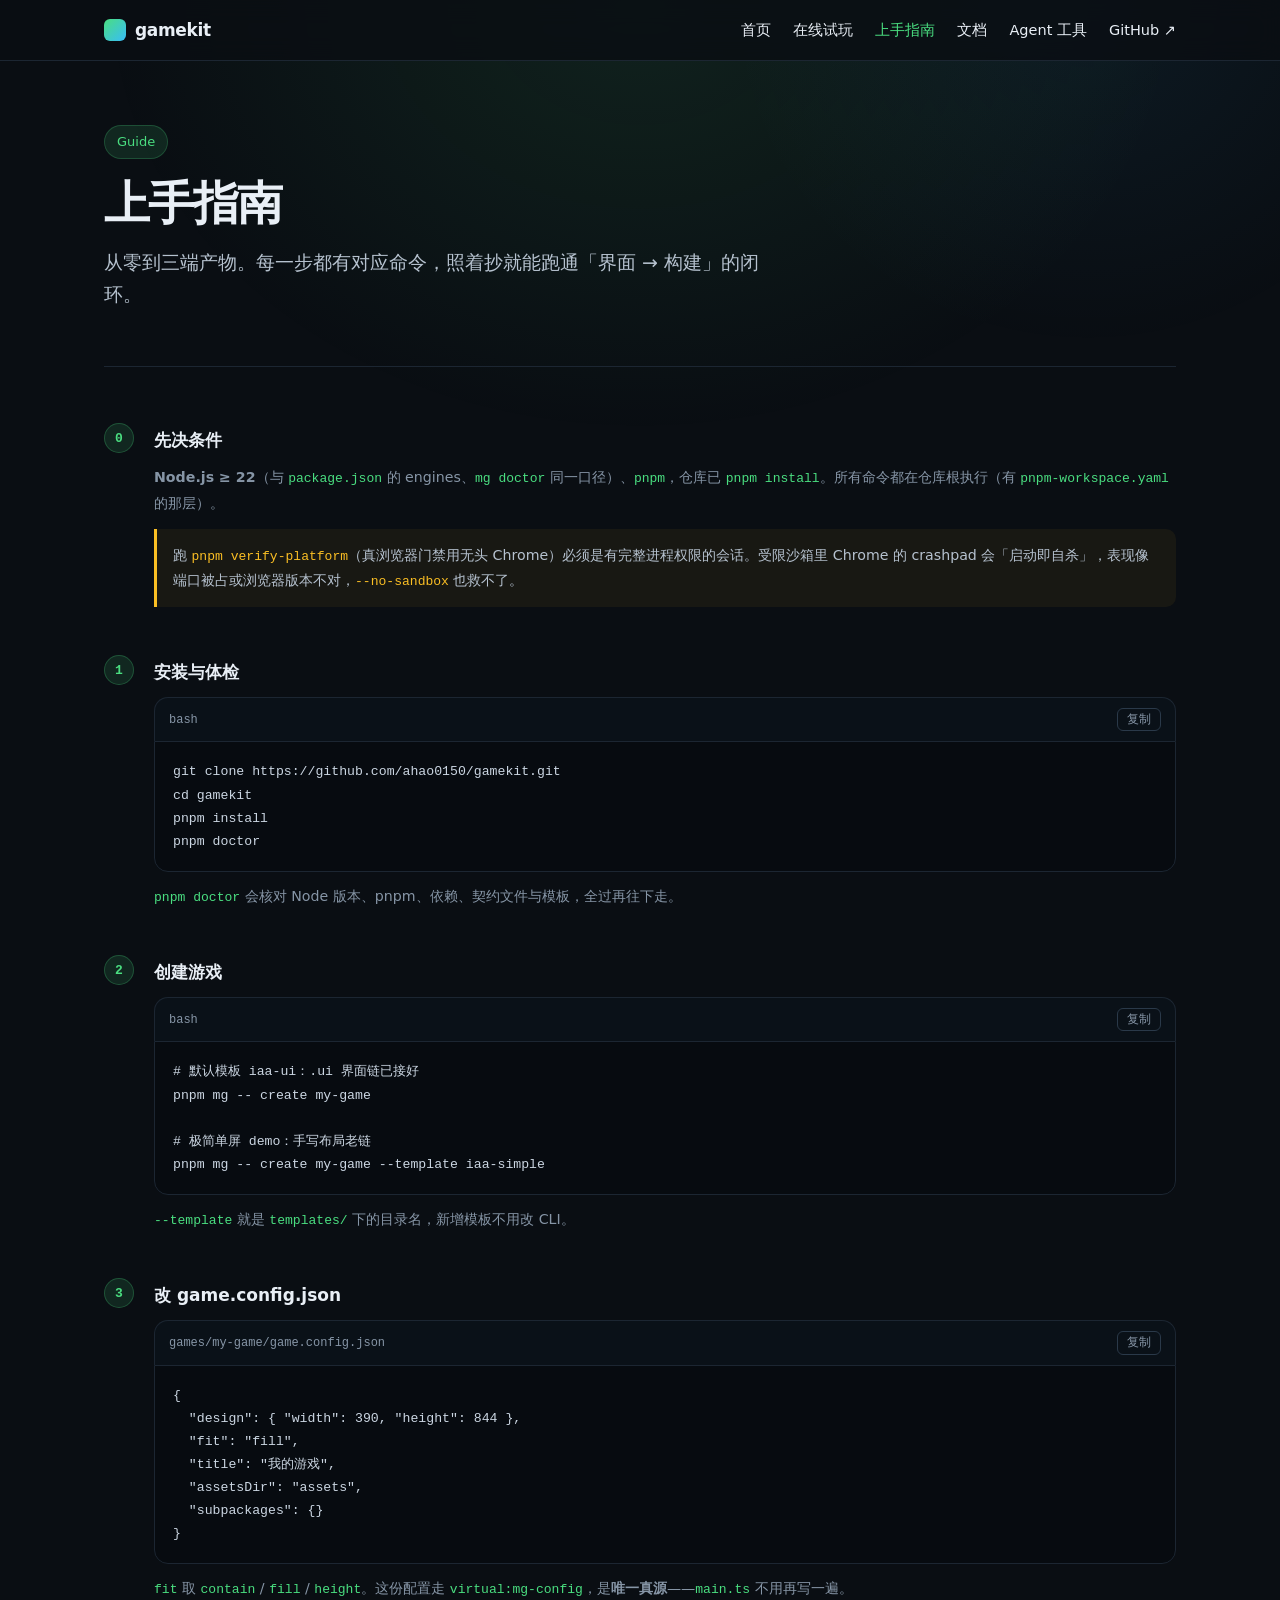
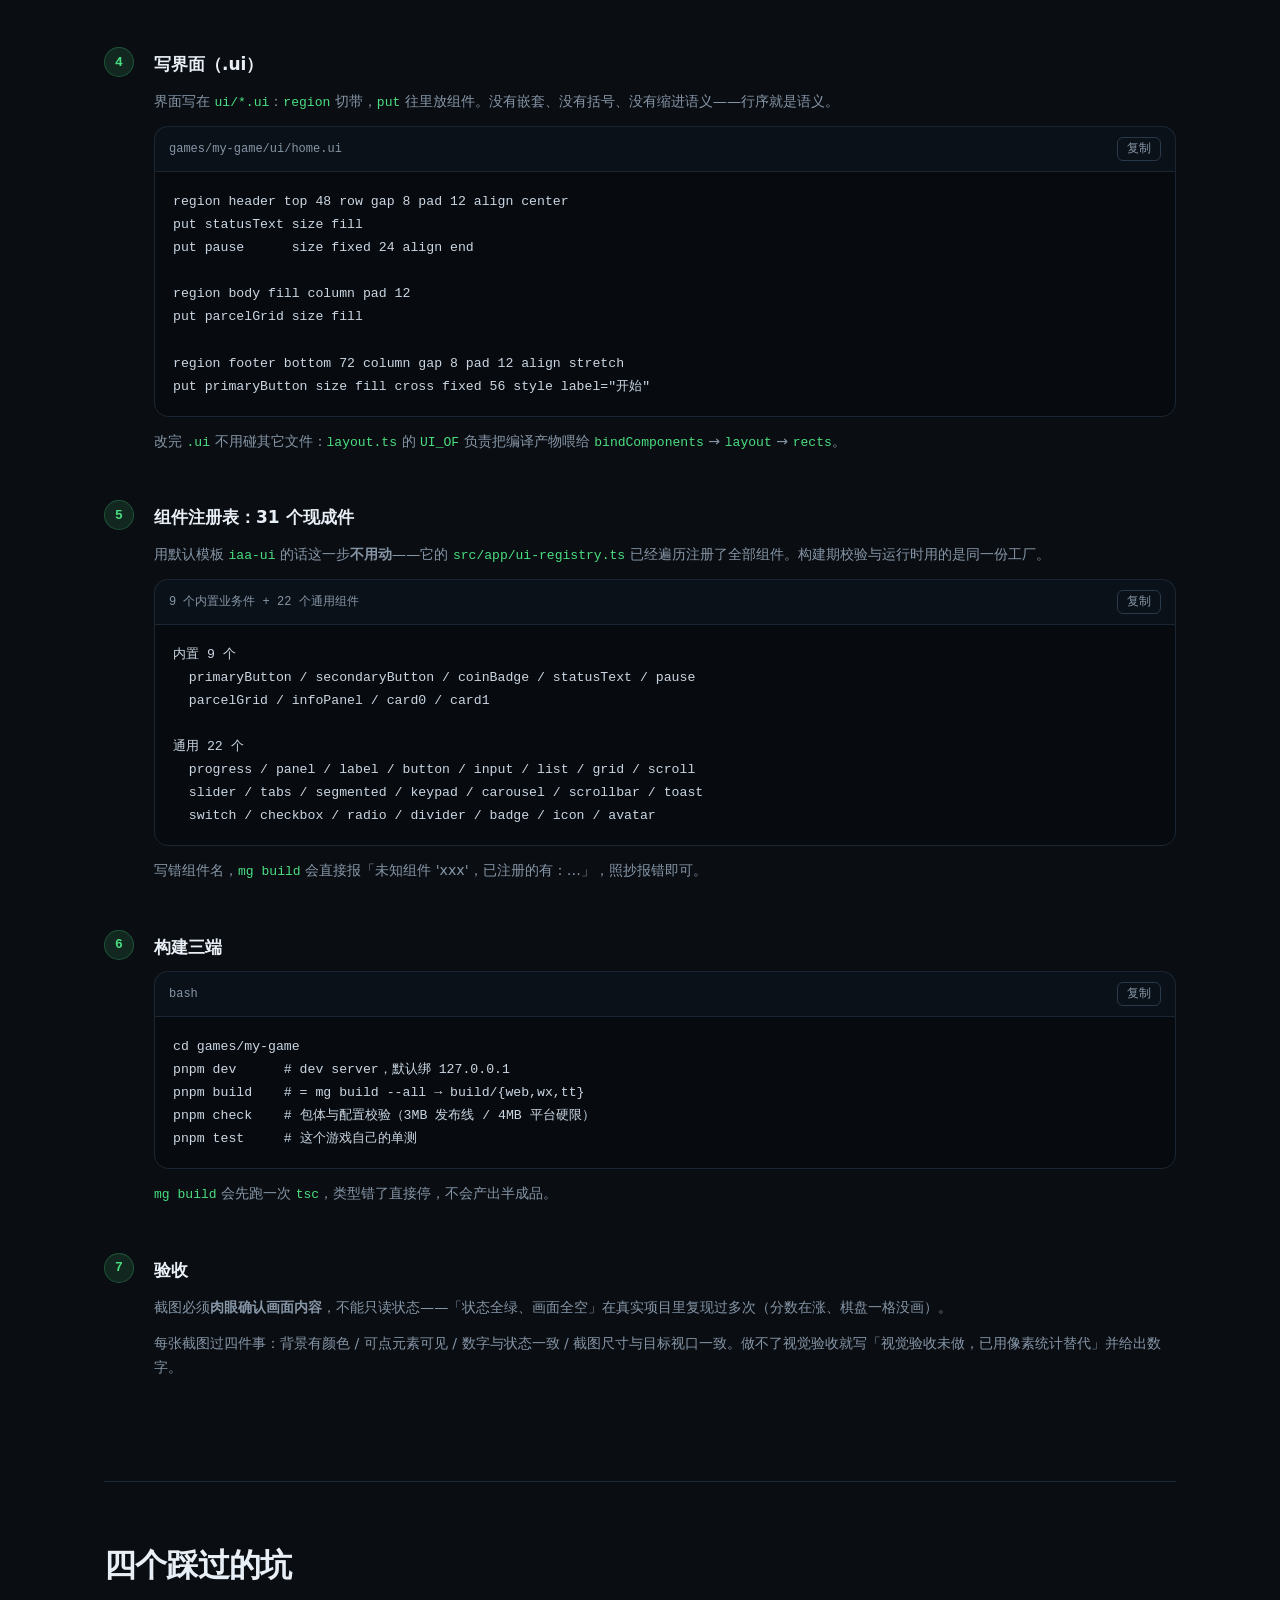
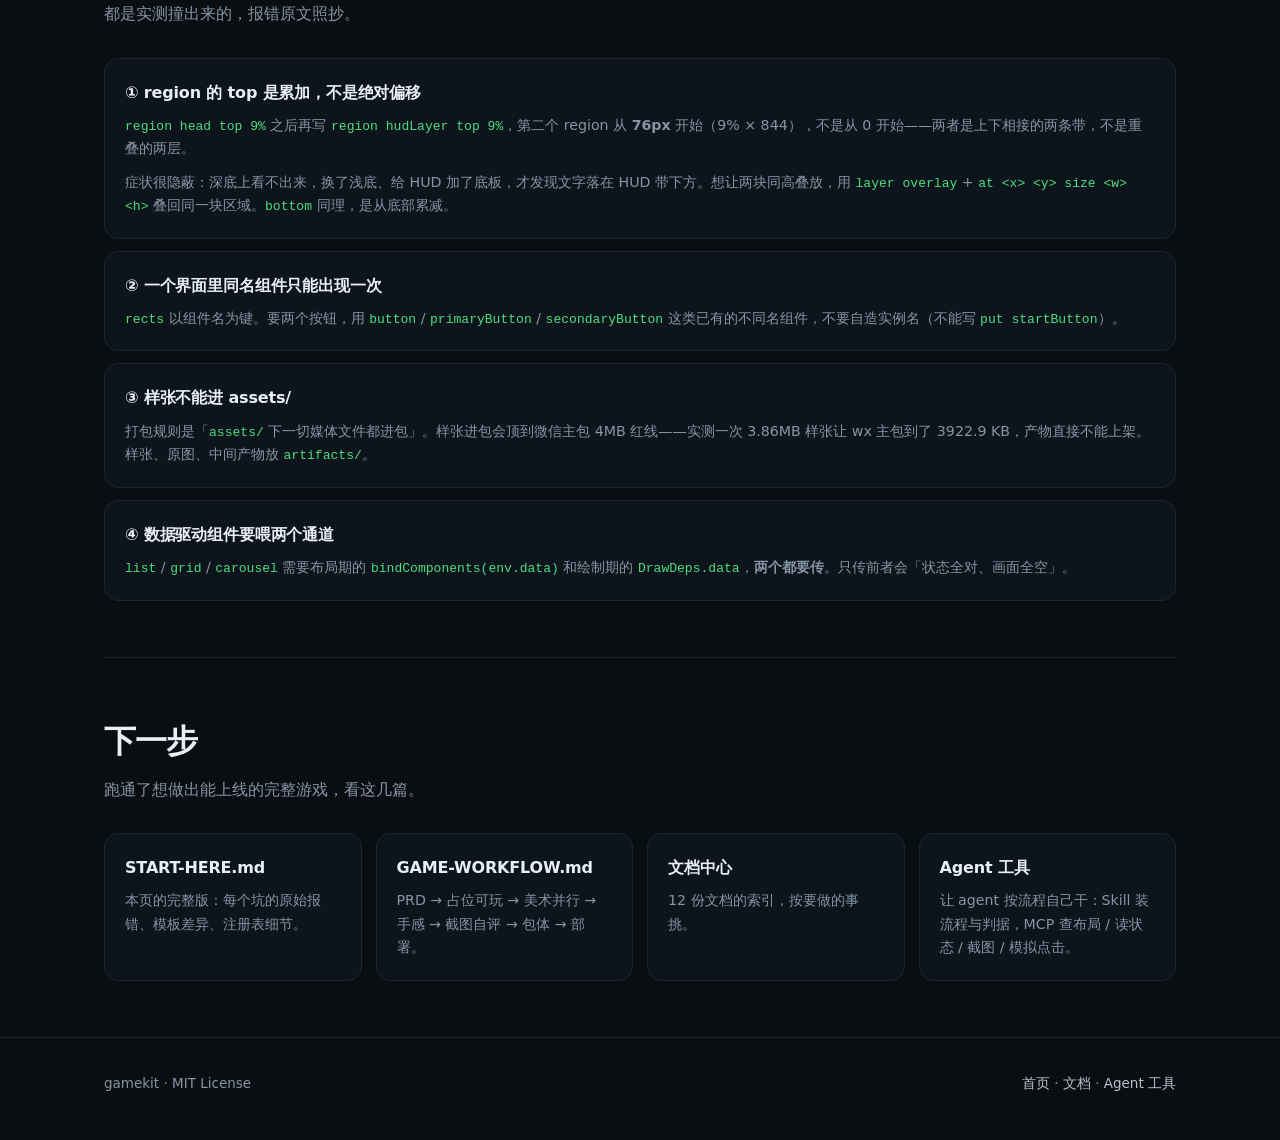
<file: guide.html>
<!DOCTYPE html>
<html lang="zh-CN">
<head>
<meta charset="utf-8">
<meta name="viewport" content="width=device-width, initial-scale=1">
<title>上手指南 — gamekit</title>
<meta name="description" content="从零到三端产物：安装、创建游戏、改配置、写 .ui 界面、接组件注册表、构建与验收，以及四个踩过的坑。">
<link rel="icon" href="data:,">
<link rel="stylesheet" href="assets/style.css?v=5">
</head>
<body>

<header class="nav">
  <div class="nav-inner">
    <a class="logo" href="index.html"><span class="logo-mark"></span>gamekit</a>
    <nav class="nav-links">
      <a href="index.html">首页</a>
      <a href="play.html">在线试玩</a>
      <a href="guide.html">上手指南</a>
      <a href="docs.html">文档</a>
      <a href="agent.html">Agent 工具</a>
      <a href="https://github.com/ahao0150/gamekit">GitHub ↗</a>
    </nav>
  </div>
</header>

<main class="wrap">

  <section style="border-top:0;padding-top:64px">
    <span class="eyebrow">Guide</span>
    <h1 style="font-size:clamp(30px,5vw,46px)">上手指南</h1>
    <p class="lede">从零到三端产物。每一步都有对应命令，照着抄就能跑通「界面 → 构建」的闭环。</p>
  </section>

  <section>
    <div class="step">
      <div class="step-num">0</div>
      <div>
        <h3>先决条件</h3>
        <p><strong>Node.js ≥ 22</strong>（与 <code>package.json</code> 的 engines、<code>mg doctor</code> 同一口径）、<code>pnpm</code>，仓库已 <code>pnpm install</code>。所有命令都在仓库根执行（有 <code>pnpm-workspace.yaml</code> 的那层）。</p>
        <div class="note">
          跑 <code>pnpm verify-platform</code>（真浏览器门禁用无头 Chrome）必须是有完整进程权限的会话。受限沙箱里 Chrome 的 crashpad 会「启动即自杀」，表现像端口被占或浏览器版本不对，<code>--no-sandbox</code> 也救不了。
        </div>
      </div>
    </div>

    <div class="step">
      <div class="step-num">1</div>
      <div>
        <h3>安装与体检</h3>
        <div class="code-block">
          <div class="code-head"><span>bash</span><button class="copy">复制</button></div>
          <pre><code>git clone https://github.com/ahao0150/gamekit.git
cd gamekit
pnpm install
pnpm doctor</code></pre>
        </div>
        <p style="margin-top:12px"><code>pnpm doctor</code> 会核对 Node 版本、pnpm、依赖、契约文件与模板，全过再往下走。</p>
      </div>
    </div>

    <div class="step">
      <div class="step-num">2</div>
      <div>
        <h3>创建游戏</h3>
        <div class="code-block">
          <div class="code-head"><span>bash</span><button class="copy">复制</button></div>
          <pre><code># 默认模板 iaa-ui：.ui 界面链已接好
pnpm mg -- create my-game

# 极简单屏 demo：手写布局老链
pnpm mg -- create my-game --template iaa-simple</code></pre>
        </div>
        <p style="margin-top:12px"><code>--template</code> 就是 <code>templates/</code> 下的目录名，新增模板不用改 CLI。</p>
      </div>
    </div>

    <div class="step">
      <div class="step-num">3</div>
      <div>
        <h3>改 game.config.json</h3>
        <div class="code-block">
          <div class="code-head"><span>games/my-game/game.config.json</span><button class="copy">复制</button></div>
          <pre><code>{
  "design": { "width": 390, "height": 844 },
  "fit": "fill",
  "title": "我的游戏",
  "assetsDir": "assets",
  "subpackages": {}
}</code></pre>
        </div>
        <p style="margin-top:12px"><code>fit</code> 取 <code>contain</code> / <code>fill</code> / <code>height</code>。这份配置走 <code>virtual:mg-config</code>，是<strong>唯一真源</strong>——<code>main.ts</code> 不用再写一遍。</p>
      </div>
    </div>

    <div class="step">
      <div class="step-num">4</div>
      <div>
        <h3>写界面（.ui）</h3>
        <p>界面写在 <code>ui/*.ui</code>：<code>region</code> 切带，<code>put</code> 往里放组件。没有嵌套、没有括号、没有缩进语义——行序就是语义。</p>
        <div class="code-block">
          <div class="code-head"><span>games/my-game/ui/home.ui</span><button class="copy">复制</button></div>
          <pre><code>region header top 48 row gap 8 pad 12 align center
put statusText size fill
put pause      size fixed 24 align end

region body fill column pad 12
put parcelGrid size fill

region footer bottom 72 column gap 8 pad 12 align stretch
put primaryButton size fill cross fixed 56 style label="开始"</code></pre>
        </div>
        <p style="margin-top:12px">改完 <code>.ui</code> 不用碰其它文件：<code>layout.ts</code> 的 <code>UI_OF</code> 负责把编译产物喂给 <code>bindComponents</code> → <code>layout</code> → <code>rects</code>。</p>
      </div>
    </div>

    <div class="step">
      <div class="step-num">5</div>
      <div>
        <h3>组件注册表：31 个现成件</h3>
        <p>用默认模板 <code>iaa-ui</code> 的话这一步<strong>不用动</strong>——它的 <code>src/app/ui-registry.ts</code> 已经遍历注册了全部组件。构建期校验与运行时用的是同一份工厂。</p>
        <div class="code-block">
          <div class="code-head"><span>9 个内置业务件 + 22 个通用组件</span><button class="copy">复制</button></div>
          <pre><code>内置 9 个
  primaryButton / secondaryButton / coinBadge / statusText / pause
  parcelGrid / infoPanel / card0 / card1

通用 22 个
  progress / panel / label / button / input / list / grid / scroll
  slider / tabs / segmented / keypad / carousel / scrollbar / toast
  switch / checkbox / radio / divider / badge / icon / avatar</code></pre>
        </div>
        <p style="margin-top:12px">写错组件名，<code>mg build</code> 会直接报「未知组件 'xxx'，已注册的有：…」，照抄报错即可。</p>
      </div>
    </div>

    <div class="step">
      <div class="step-num">6</div>
      <div>
        <h3>构建三端</h3>
        <div class="code-block">
          <div class="code-head"><span>bash</span><button class="copy">复制</button></div>
          <pre><code>cd games/my-game
pnpm dev      # dev server，默认绑 127.0.0.1
pnpm build    # = mg build --all → build/{web,wx,tt}
pnpm check    # 包体与配置校验（3MB 发布线 / 4MB 平台硬限）
pnpm test     # 这个游戏自己的单测</code></pre>
        </div>
        <p style="margin-top:12px"><code>mg build</code> 会先跑一次 <code>tsc</code>，类型错了直接停，不会产出半成品。</p>
      </div>
    </div>

    <div class="step">
      <div class="step-num">7</div>
      <div>
        <h3>验收</h3>
        <p>截图必须<strong>肉眼确认画面内容</strong>，不能只读状态——「状态全绿、画面全空」在真实项目里复现过多次（分数在涨、棋盘一格没画）。</p>
        <p>每张截图过四件事：背景有颜色 / 可点元素可见 / 数字与状态一致 / 截图尺寸与目标视口一致。做不了视觉验收就写「视觉验收未做，已用像素统计替代」并给出数字。</p>
      </div>
    </div>
  </section>

  <section>
    <div class="section-head">
      <h2>四个踩过的坑</h2>
      <p>都是实测撞出来的，报错原文照抄。</p>
    </div>

    <div class="card" style="margin-bottom:12px">
      <h3>① region 的 top 是累加，不是绝对偏移</h3>
      <p><code>region head top 9%</code> 之后再写 <code>region hudLayer top 9%</code>，第二个 region 从 <strong>76px</strong> 开始（9% × 844），不是从 0 开始——两者是上下相接的两条带，不是重叠的两层。</p>
      <p style="margin-top:10px">症状很隐蔽：深底上看不出来，换了浅底、给 HUD 加了底板，才发现文字落在 HUD 带下方。想让两块同高叠放，用 <code>layer overlay</code> + <code>at &lt;x&gt; &lt;y&gt; size &lt;w&gt; &lt;h&gt;</code> 叠回同一块区域。<code>bottom</code> 同理，是从底部累减。</p>
    </div>

    <div class="card" style="margin-bottom:12px">
      <h3>② 一个界面里同名组件只能出现一次</h3>
      <p><code>rects</code> 以组件名为键。要两个按钮，用 <code>button</code> / <code>primaryButton</code> / <code>secondaryButton</code> 这类已有的不同名组件，不要自造实例名（不能写 <code>put startButton</code>）。</p>
    </div>

    <div class="card" style="margin-bottom:12px">
      <h3>③ 样张不能进 assets/</h3>
      <p>打包规则是「<code>assets/</code> 下一切媒体文件都进包」。样张进包会顶到微信主包 4MB 红线——实测一次 3.86MB 样张让 wx 主包到了 3922.9 KB，产物直接不能上架。样张、原图、中间产物放 <code>artifacts/</code>。</p>
    </div>

    <div class="card">
      <h3>④ 数据驱动组件要喂两个通道</h3>
      <p><code>list</code> / <code>grid</code> / <code>carousel</code> 需要布局期的 <code>bindComponents(env.data)</code> 和绘制期的 <code>DrawDeps.data</code>，<strong>两个都要传</strong>。只传前者会「状态全对、画面全空」。</p>
    </div>
  </section>

  <section>
    <div class="section-head">
      <h2>下一步</h2>
      <p>跑通了想做出能上线的完整游戏，看这几篇。</p>
    </div>
    <div class="grid grid-4">
      <a class="card card-link" href="https://github.com/ahao0150/gamekit/blob/main/docs/START-HERE.md">
        <h3>START-HERE.md</h3>
        <p>本页的完整版：每个坑的原始报错、模板差异、注册表细节。</p>
      </a>
      <a class="card card-link" href="https://github.com/ahao0150/gamekit/blob/main/docs/GAME-WORKFLOW.md">
        <h3>GAME-WORKFLOW.md</h3>
        <p>PRD → 占位可玩 → 美术并行 → 手感 → 截图自评 → 包体 → 部署。</p>
      </a>
      <a class="card card-link" href="docs.html">
        <h3>文档中心</h3>
        <p>12 份文档的索引，按要做的事挑。</p>
      </a>
      <a class="card card-link" href="agent.html">
        <h3>Agent 工具</h3>
        <p>让 agent 按流程自己干：Skill 装流程与判据，MCP 查布局 / 读状态 / 截图 / 模拟点击。</p>
      </a>
    </div>
  </section>

</main>

<footer>
  <div class="wrap footer-inner">
    <span>gamekit · MIT License</span>
    <span><a href="index.html">首页</a> · <a href="docs.html">文档</a> · <a href="agent.html">Agent 工具</a></span>
  </div>
</footer>

<script src="assets/app.js?v=5"></script>
</body>
</html>
</file>
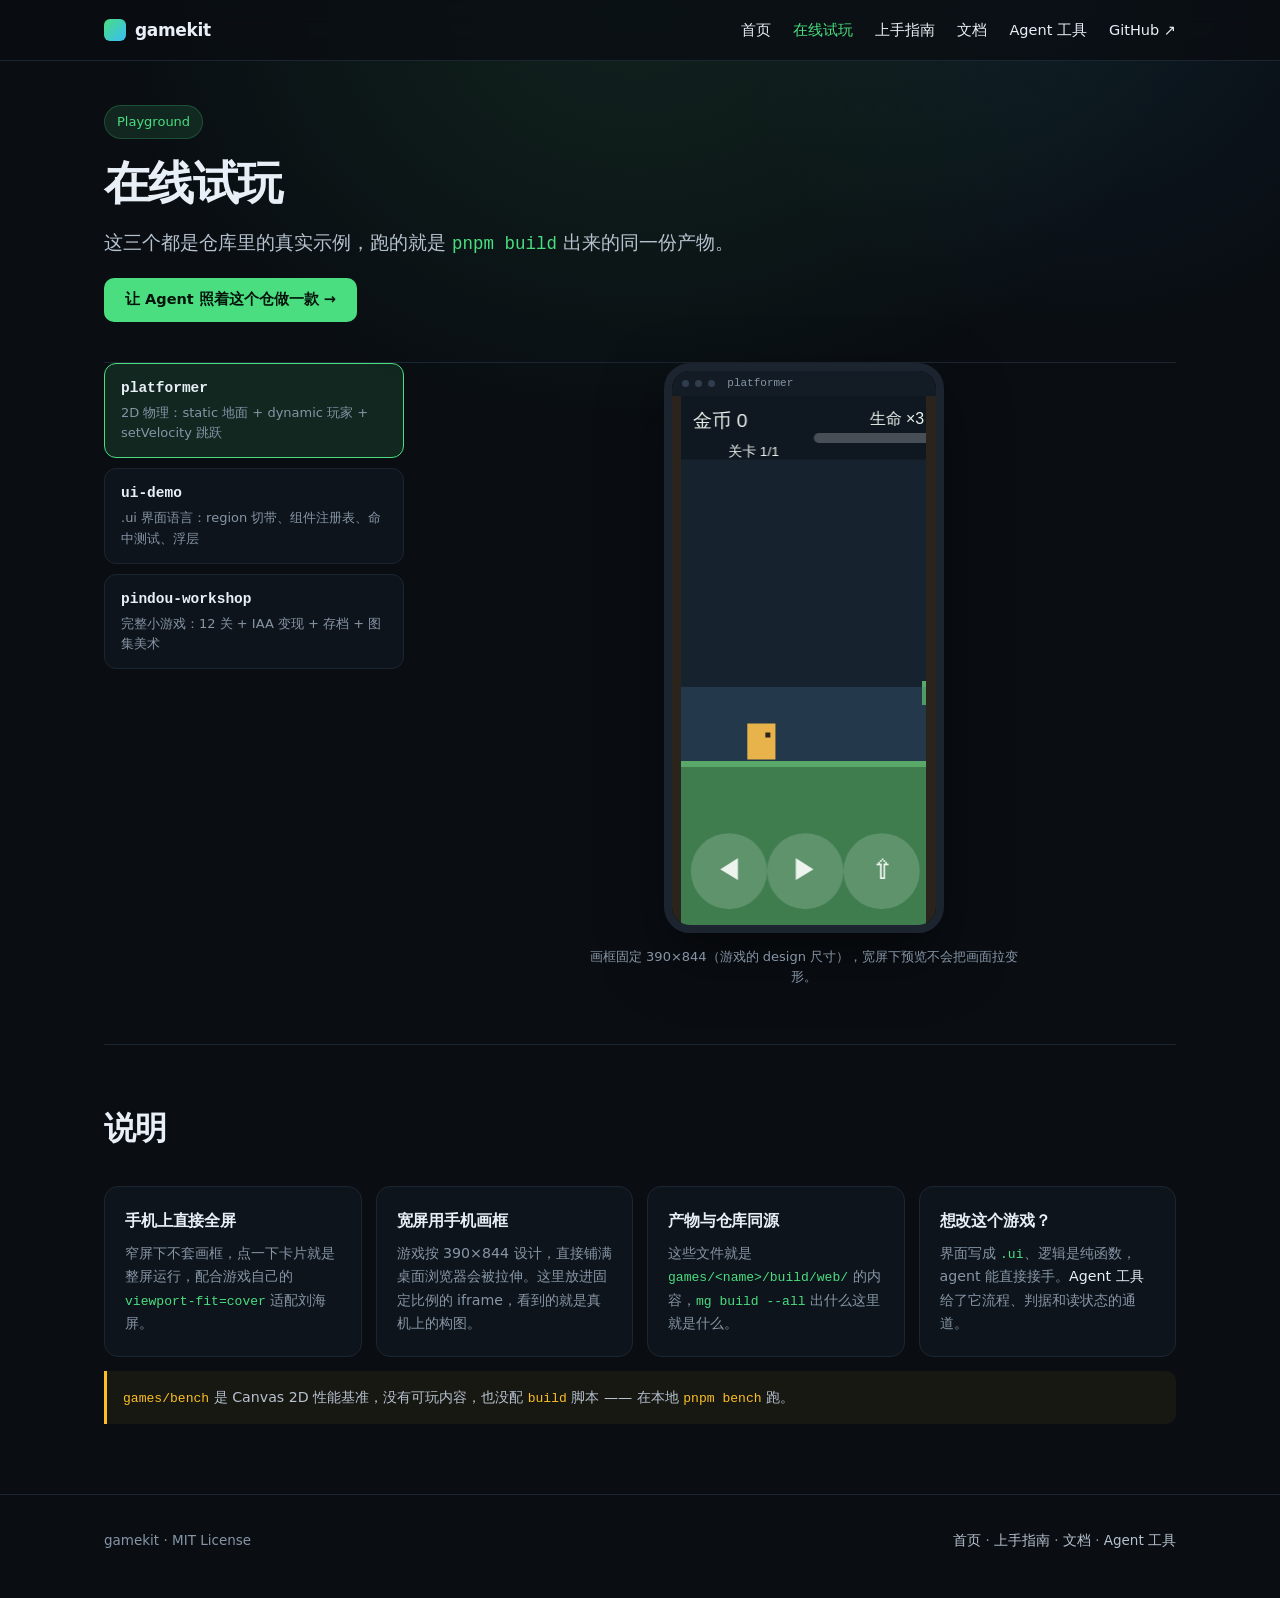
<file: play.html>
<!DOCTYPE html>
<html lang="zh-CN">
<head>
<meta charset="utf-8">
<meta name="viewport" content="width=device-width, initial-scale=1">
<title>在线试玩 — gamekit</title>
<meta name="description" content="直接在线试玩 gamekit 的三个示例：platformer（2D 物理）、ui-demo（.ui 界面语言）、pindou-workshop（完整小游戏）。">
<link rel="icon" href="data:,">
<link rel="stylesheet" href="assets/style.css?v=5">
</head>
<body>

<header class="nav">
  <div class="nav-inner">
    <a class="logo" href="index.html"><span class="logo-mark"></span>gamekit</a>
    <nav class="nav-links">
      <a href="index.html">首页</a>
      <a href="play.html">在线试玩</a>
      <a href="guide.html">上手指南</a>
      <a href="docs.html">文档</a>
      <a href="agent.html">Agent 工具</a>
      <a href="https://github.com/ahao0150/gamekit">GitHub ↗</a>
    </nav>
  </div>
</header>

<main class="wrap">

  <section style="border-top:0;padding-top:44px;padding-bottom:24px">
    <span class="eyebrow">Playground</span>
    <h1 style="font-size:clamp(30px,5vw,46px)">在线试玩</h1>
    <p class="lede">这三个都是仓库里的真实示例，跑的就是 <code>pnpm build</code> 出来的同一份产物。</p>
    <p style="margin-top:18px">
      <a class="btn btn-primary" href="agent.html">让 Agent 照着这个仓做一款 →</a>
    </p>
  </section>

  <section style="padding-top:0">
    <div class="play-layout">
      <div class="play-list">
        <button class="play-item active" data-game="platformer" data-url="play/platformer/">
          <span class="play-name">platformer</span>
          <span class="play-desc">2D 物理：static 地面 + dynamic 玩家 + setVelocity 跳跃</span>
        </button>
        <button class="play-item" data-game="ui-demo" data-url="play/ui-demo/">
          <span class="play-name">ui-demo</span>
          <span class="play-desc">.ui 界面语言：region 切带、组件注册表、命中测试、浮层</span>
        </button>
        <button class="play-item" data-game="pindou-workshop" data-url="play/pindou-workshop/">
          <span class="play-name">pindou-workshop</span>
          <span class="play-desc">完整小游戏：12 关 + IAA 变现 + 存档 + 图集美术</span>
        </button>
      </div>

      <div class="play-stage">
        <div class="device">
          <div class="device-bar">
            <span class="dot"></span><span class="dot"></span><span class="dot"></span>
            <span class="device-title" id="deviceTitle">platformer</span>
          </div>
          <iframe id="frame" title="游戏预览" src="about:blank" allow="autoplay"></iframe>
        </div>
        <p class="play-hint" id="stageHint">画框固定 390×844（游戏的 design 尺寸），宽屏下预览不会把画面拉变形。</p>
      </div>
    </div>

    <noscript>
      <div class="note">这段预览需要 JS。也可以直接打开：<a href="play/platformer/">platformer</a> · <a href="play/ui-demo/">ui-demo</a> · <a href="play/pindou-workshop/">pindou-workshop</a></div>
    </noscript>
  </section>

  <section>
    <div class="section-head">
      <h2>说明</h2>
    </div>
    <div class="grid grid-4">
      <div class="card">
        <h3>手机上直接全屏</h3>
        <p>窄屏下不套画框，点一下卡片就是整屏运行，配合游戏自己的 <code>viewport-fit=cover</code> 适配刘海屏。</p>
      </div>
      <div class="card">
        <h3>宽屏用手机画框</h3>
        <p>游戏按 390×844 设计，直接铺满桌面浏览器会被拉伸。这里放进固定比例的 iframe，看到的就是真机上的构图。</p>
      </div>
      <div class="card">
        <h3>产物与仓库同源</h3>
        <p>这些文件就是 <code>games/&lt;name&gt;/build/web/</code> 的内容，<code>mg build --all</code> 出什么这里就是什么。</p>
      </div>
      <div class="card">
        <h3>想改这个游戏？</h3>
        <p>界面写成 <code>.ui</code>、逻辑是纯函数，agent 能直接接手。<a href="agent.html">Agent 工具</a>给了它流程、判据和读状态的通道。</p>
      </div>
    </div>
    <div class="note">
      <code>games/bench</code> 是 Canvas 2D 性能基准，没有可玩内容，也没配 <code>build</code> 脚本 —— 在本地 <code>pnpm bench</code> 跑。
    </div>
  </section>

</main>

<footer>
  <div class="wrap footer-inner">
    <span>gamekit · MIT License</span>
    <span><a href="index.html">首页</a> · <a href="guide.html">上手指南</a> · <a href="docs.html">文档</a> · <a href="agent.html">Agent 工具</a></span>
  </div>
</footer>

<script src="assets/app.js?v=5"></script>
<script>
  (() => {
    const items = Array.from(document.querySelectorAll('.play-item'));
    const frame = document.getElementById('frame');
    const title = document.getElementById('deviceTitle');
    const narrow = window.matchMedia('(max-width: 900px)');

    const load = (item) => {
      items.forEach((i) => i.classList.remove('active'));
      item.classList.add('active');
      frame.src = item.dataset.url;
      title.textContent = item.dataset.game;
    };

    items.forEach((item) => {
      item.addEventListener('click', () => {
        if (narrow.matches) {
          location.href = item.dataset.url;
          return;
        }
        load(item);
      });
    });

    // 宽屏才预载第一个示例；窄屏不请求 iframe（点了直接跳转）。
    if (!narrow.matches) {
      const first = items[0];
      if (first) load(first);
    }
  })();
</script>
</body>
</html>
</file>
<file: assets/style.css>
/* gamekit 站点样式：深色 + 单强调色，无外部依赖，GitHub Pages 直接可用 */
:root {
  --bg: #0a0e13;
  --panel: #0e141b;
  --panel-hi: #121a23;
  --line: #1c2632;
  --line-hi: #2a3949;
  --ink: #e9eff6;
  --ink-dim: #b6c2cf;
  --muted: #8695a6;
  --accent: #4ade80;
  --accent-soft: rgba(74, 222, 128, 0.12);
  --blue: #38bdf8;
  --amber: #fbbf24;
  --radius: 14px;
  --max: 1120px;
  --mono: ui-monospace, SFMono-Regular, "SF Mono", Menlo, Consolas, "Liberation Mono", monospace;
}

* { box-sizing: border-box; }

html { scroll-behavior: smooth; }

body {
  margin: 0;
  background: var(--bg);
  color: var(--ink);
  font: 16px/1.7 system-ui, -apple-system, "Segoe UI", "PingFang SC", "Hiragino Sans GB", "Microsoft YaHei", sans-serif;
  -webkit-font-smoothing: antialiased;
}

/* 顶部光晕 */
body::before {
  content: "";
  position: fixed;
  inset: 0 0 auto 0;
  height: 620px;
  background:
    radial-gradient(60% 100% at 50% 0%, rgba(74, 222, 128, 0.1), transparent 70%),
    radial-gradient(40% 80% at 85% 0%, rgba(56, 189, 248, 0.07), transparent 70%);
  pointer-events: none;
  z-index: 0;
}

a { color: var(--ink); text-decoration: none; transition: color 0.16s; }
a:hover { color: var(--accent); }

.wrap { position: relative; z-index: 1; max-width: var(--max); margin: 0 auto; padding: 0 24px; }

/* —— 导航 —— */
.nav {
  position: sticky; top: 0; z-index: 10;
  backdrop-filter: blur(12px);
  background: rgba(10, 14, 19, 0.82);
  border-bottom: 1px solid var(--line);
}
.nav-inner {
  display: flex; align-items: center; gap: 28px;
  height: 60px; max-width: var(--max); margin: 0 auto; padding: 0 24px;
}
.logo { display: flex; align-items: center; gap: 9px; font-weight: 700; font-size: 17px; letter-spacing: -0.02em; }
.logo-mark {
  width: 22px; height: 22px; border-radius: 6px;
  background: linear-gradient(135deg, var(--accent), var(--blue));
}
.nav-links { display: flex; gap: 22px; margin-left: auto; font-size: 14.5px; color: var(--ink-dim); }
.nav-links a:hover, .nav-links a.active { color: var(--accent); }

/* —— Hero —— */
.hero { padding: 86px 0 62px; }
.eyebrow {
  display: inline-flex; align-items: center; gap: 8px;
  font-size: 13px; color: var(--accent);
  background: var(--accent-soft);
  border: 1px solid rgba(74, 222, 128, 0.22);
  border-radius: 999px; padding: 5px 12px;
}
h1 {
  font-size: clamp(38px, 6vw, 62px);
  line-height: 1.06; letter-spacing: -0.035em;
  margin: 20px 0 0;
}
h1 .grad {
  background: linear-gradient(100deg, var(--accent), var(--blue));
  -webkit-background-clip: text; background-clip: text; color: transparent;
}
.lede { font-size: clamp(16px, 2vw, 19px); color: var(--ink-dim); max-width: 680px; margin: 18px 0 0; }
.lede strong { color: var(--ink); font-weight: 600; }

.badges { display: flex; flex-wrap: wrap; gap: 8px; margin-top: 26px; }
.badge {
  font: 500 12.5px/1 var(--mono); color: var(--ink-dim);
  border: 1px solid var(--line-hi); border-radius: 7px;
  padding: 7px 10px; background: var(--panel);
}

.actions { display: flex; flex-wrap: wrap; gap: 12px; margin-top: 30px; }
.btn {
  display: inline-flex; align-items: center; gap: 8px;
  height: 44px; padding: 0 20px; border-radius: 10px;
  font-weight: 600; font-size: 14.5px;
  border: 1px solid transparent; transition: 0.18s;
}
.btn-primary { background: var(--accent); color: #05130b; }
.btn-primary:hover { background: #6ee7a0; color: #05130b; transform: translateY(-1px); }
.btn-ghost { border-color: var(--line-hi); color: var(--ink); background: var(--panel); }
.btn-ghost:hover { border-color: var(--accent); color: var(--accent); }

/* —— 区块 —— */
section { padding: 56px 0; border-top: 1px solid var(--line); }
.section-head { margin-bottom: 30px; }
h2 { font-size: clamp(24px, 3.4vw, 32px); letter-spacing: -0.025em; margin: 0 0 8px; }
.section-head p { color: var(--muted); margin: 0; max-width: 640px; }

/* —— 卡片 —— */
.grid { display: grid; gap: 14px; }
.grid-2 { grid-template-columns: repeat(2, minmax(0, 1fr)); }
.grid-3 { grid-template-columns: repeat(3, minmax(0, 1fr)); }
.grid-4 { grid-template-columns: repeat(4, minmax(0, 1fr)); }

.card {
  background: var(--panel); border: 1px solid var(--line);
  border-radius: var(--radius); padding: 20px; transition: 0.18s;
}
.card:hover { border-color: var(--line-hi); background: var(--panel-hi); transform: translateY(-2px); }
.card h3 { font-size: 16px; margin: 0 0 8px; letter-spacing: -0.01em; }
.card p { margin: 0; color: var(--muted); font-size: 14.2px; line-height: 1.65; }
.card .tag {
  display: inline-block; font: 500 11.5px/1 var(--mono); color: var(--accent);
  background: var(--accent-soft); border-radius: 5px; padding: 4px 7px; margin-bottom: 12px;
}
.card-link { display: block; }
.card-link:hover h3 { color: var(--accent); }

/* —— 代码 —— */
.code-block { margin: 0; }
.code-head {
  display: flex; align-items: center; gap: 10px;
  font: 500 12px/1 var(--mono); color: var(--muted);
  background: #0a1118; border: 1px solid var(--line); border-bottom: 0;
  border-radius: var(--radius) var(--radius) 0 0; padding: 10px 14px;
}
pre {
  margin: 0; background: #070b10; border: 1px solid var(--line);
  border-radius: 0 0 var(--radius) var(--radius);
  padding: 18px; overflow-x: auto;
  font: 13.2px/1.75 var(--mono); color: #cbd6e2;
}
pre.plain { border-radius: var(--radius); }
code { font-family: var(--mono); font-size: 0.92em; color: var(--accent); overflow-wrap: anywhere; }
pre code { color: inherit; font-size: inherit; overflow-wrap: normal; }
.copy {
  margin-left: auto; cursor: pointer;
  background: none; border: 1px solid var(--line-hi); color: var(--muted);
  font: 500 11.5px/1 var(--mono); border-radius: 6px; padding: 5px 9px;
}
.copy:hover { color: var(--accent); border-color: var(--accent); }

/* —— 表格 —— */
table { width: 100%; border-collapse: collapse; font-size: 14.2px; }
th, td { text-align: left; padding: 11px 12px; border-bottom: 1px solid var(--line); }
th {
  color: var(--muted); font-weight: 600; font-size: 12.5px;
  text-transform: uppercase; letter-spacing: 0.04em;
}
td code { color: var(--blue); }

/* —— 文档列表 —— */
.doc-row { display: flex; align-items: baseline; gap: 14px; padding: 14px 0; border-bottom: 1px solid var(--line); }
.doc-row:last-child { border-bottom: 0; }
.doc-row .name { font: 600 14.5px/1.4 var(--mono); color: var(--ink); flex: 0 0 215px; }
.doc-row .desc { color: var(--muted); font-size: 14px; }
.doc-row:hover .name { color: var(--accent); }

/* —— 步骤 —— */
.step { display: grid; grid-template-columns: 34px 1fr; gap: 16px; margin-bottom: 34px; }
.step-num {
  width: 30px; height: 30px; border-radius: 50%;
  display: grid; place-items: center;
  font: 600 13px/1 var(--mono); color: var(--accent);
  background: var(--accent-soft); border: 1px solid rgba(74, 222, 128, 0.25);
}
.step h3 { margin: 3px 0 10px; font-size: 17px; }
.step p { color: var(--muted); margin: 0 0 12px; font-size: 14.2px; }

/* —— 提示 —— */
.note {
  border-left: 3px solid var(--amber);
  background: rgba(251, 191, 36, 0.06);
  border-radius: 0 10px 10px 0;
  padding: 14px 16px; color: var(--ink-dim); font-size: 14.2px; margin: 14px 0;
}
.note strong { color: var(--amber); }
.note code { color: var(--amber); }

/* —— 在线试玩 —— */
.play-layout { display: grid; grid-template-columns: 300px minmax(0, 1fr); gap: 28px; align-items: start; }
.play-list { display: grid; gap: 10px; }
.play-item {
  text-align: left; cursor: pointer; font: inherit; color: var(--ink);
  background: var(--panel); border: 1px solid var(--line); border-radius: 12px;
  padding: 14px 16px; transition: 0.18s;
}
.play-item:hover { border-color: var(--line-hi); background: var(--panel-hi); }
.play-item.active { border-color: var(--accent); background: var(--accent-soft); }
.play-name { display: block; font: 600 14.5px/1.4 var(--mono); }
.play-desc { display: block; color: var(--muted); font-size: 13px; line-height: 1.55; margin-top: 5px; }

.play-stage { display: grid; justify-items: center; gap: 14px; }
.device {
  /* 高度跟视口走，宽度按游戏 390:844 的比例同步，画面不被拉伸 */
  --h: min(760px, calc(100vh - 330px));
  height: var(--h);
  width: calc(var(--h) * 390 / 844 + 16px);
  display: flex; flex-direction: column;
  background: #000; border: 8px solid #1b242f; border-radius: 26px;
  overflow: hidden; box-shadow: 0 24px 60px rgba(0, 0, 0, 0.5);
}
.device-bar { display: flex; align-items: center; gap: 6px; padding: 7px 10px; background: #131c25; }
.device-bar .dot { width: 7px; height: 7px; border-radius: 50%; background: #2f3d4c; }
.device-title { margin-left: 6px; font: 500 11px/1 var(--mono); color: var(--muted); }
.device iframe { flex: 1; width: 100%; border: 0; background: #2b241c; display: block; }
.play-hint { color: var(--muted); font-size: 13px; line-height: 1.6; text-align: center; max-width: 430px; margin: 0; }

/* —— 页脚 —— */
footer { border-top: 1px solid var(--line); padding: 34px 0 46px; color: var(--muted); font-size: 13.5px; }
.footer-inner { display: flex; flex-wrap: wrap; gap: 16px; justify-content: space-between; }
footer a { color: var(--ink-dim); }
footer a:hover { color: var(--accent); }

/* —— 响应式 —— */
@media (max-width: 900px) {
  /* 窄屏不套画框：点卡片直接整屏运行 */
  .play-layout { grid-template-columns: 1fr; }
  .play-stage { display: none; }
  .play-item { padding: 16px; }
}
@media (max-width: 980px) {
  .grid-4 { grid-template-columns: repeat(2, minmax(0, 1fr)); }
  .grid-3 { grid-template-columns: repeat(2, minmax(0, 1fr)); }
}
@media (max-width: 680px) {
  .grid-2, .grid-3, .grid-4 { grid-template-columns: 1fr; }
  .nav-links { gap: 14px; font-size: 13.5px; }
  .hero { padding: 56px 0 44px; }
  .doc-row { display: block; }
  .doc-row .name { flex: none; display: block; margin-bottom: 4px; }
}

@media (max-width: 560px) {
  /* 6 个导航项 + logo 在 390 宽放不下：改成两行（logo 一行、链接均分一行） */
  .nav-inner { flex-wrap: wrap; height: auto; padding: 10px 16px; row-gap: 8px; }
  .logo { width: 100%; font-size: 15px; }
  .nav-links { width: 100%; margin-left: 0; justify-content: space-between; gap: 6px; font-size: 12.5px; }
  .wrap { padding: 0 16px; }
}
</file>
